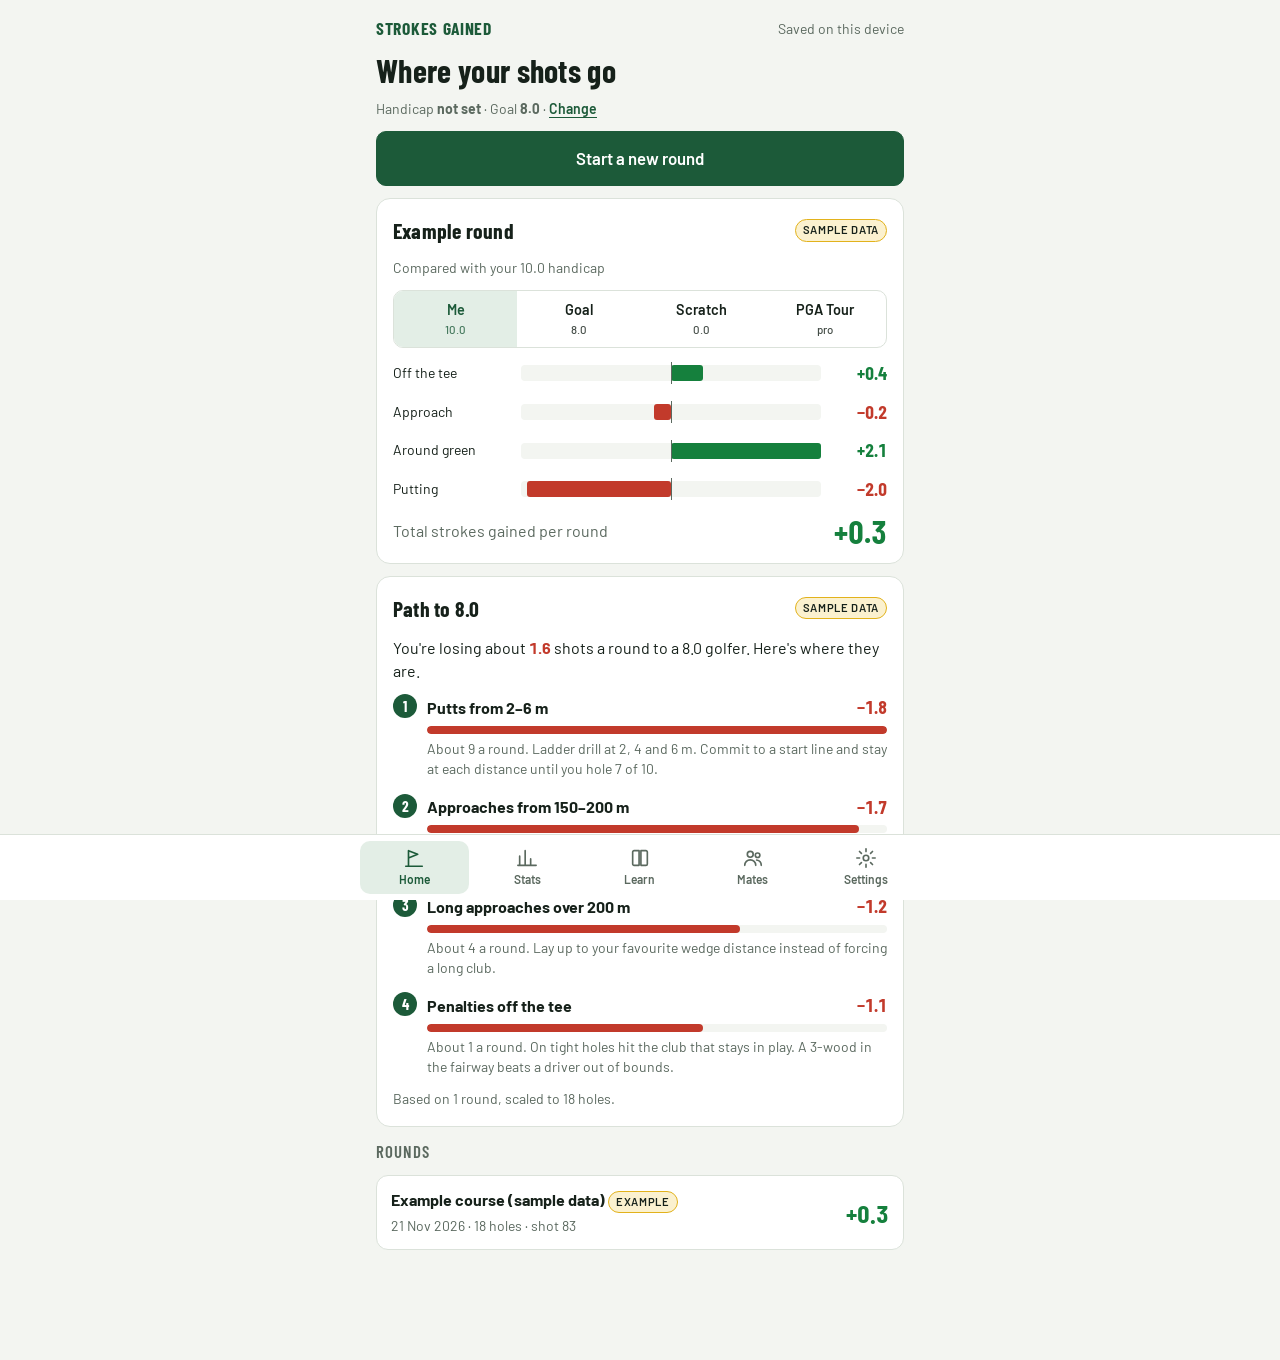
<file: reference/claude-artifact-version.html>
<!DOCTYPE html>
<html lang="en">
<head>
<meta charset="utf-8">
<meta name="viewport" content="width=device-width, initial-scale=1">
<title>Strokes Gained Golf</title>
<link rel="preconnect" href="https://fonts.googleapis.com">
<link rel="preconnect" href="https://fonts.gstatic.com" crossorigin>
<link href="https://fonts.googleapis.com/css2?family=Barlow+Condensed:wght@500;600;700&family=Barlow:wght@400;500;600&display=swap" rel="stylesheet">
<style>
/* Layout idea: a phone-first scorecard. One hole per screen, big tap targets, the strokes-gained strip always visible. */
:root{
  --bg:#f3f5f1; --surface:#ffffff; --ink:#16211a; --muted:#5b695f; --line:#dbe2da;
  --accent:#1c5a39; --accent-ink:#ffffff; --accent-soft:#e3eee6;
  --flag:#e2b21c; --flag-soft:#fbf1cf;
  --pos:#15803d; --neg:#c23a2b;
  --display:"Barlow Condensed","Arial Narrow",system-ui,sans-serif;
  --body:"Barlow",system-ui,-apple-system,"Segoe UI",sans-serif;
  color-scheme:light;
}
@media (prefers-color-scheme: dark){
  :root:not([data-theme="light"]){
    --bg:#0f1512; --surface:#18211c; --ink:#e5ece7; --muted:#93a39a; --line:#2b3730;
    --accent:#3f9a67; --accent-ink:#06120b; --accent-soft:#1f3328;
    --flag:#efc43c; --flag-soft:#3a3214; --pos:#4cc27a; --neg:#f06b5b; color-scheme:dark;
  }
}
:root[data-theme="dark"]{
  --bg:#0f1512; --surface:#18211c; --ink:#e5ece7; --muted:#93a39a; --line:#2b3730;
  --accent:#3f9a67; --accent-ink:#06120b; --accent-soft:#1f3328;
  --flag:#efc43c; --flag-soft:#3a3214; --pos:#4cc27a; --neg:#f06b5b; color-scheme:dark;
}
*{box-sizing:border-box}
html,body{margin:0;background:var(--bg);color:var(--ink);font-family:var(--body);font-size:16px;line-height:1.45}
button,input,textarea,select{font:inherit;color:inherit}
button{cursor:pointer}
:focus-visible{outline:3px solid var(--flag);outline-offset:2px}
.wrap{max-width:560px;margin:0 auto;padding:16px 16px 200px}
h1,h2,h3{font-family:var(--display);font-weight:700;letter-spacing:.01em;margin:0;text-wrap:balance}
h1{font-size:2rem;line-height:1.05}
h2{font-size:1.35rem}
h3{font-size:1.05rem;text-transform:uppercase;letter-spacing:.06em;color:var(--muted);font-weight:600}
.muted{color:var(--muted)}
.small{font-size:.875rem}
.num{font-variant-numeric:tabular-nums}
.row{display:flex;gap:8px;align-items:center;flex-wrap:wrap}
.between{justify-content:space-between}
.stack{display:flex;flex-direction:column;gap:12px}
.card{background:var(--surface);border:1px solid var(--line);border-radius:14px;padding:16px}
.btn{border:1px solid var(--line);background:var(--surface);border-radius:10px;padding:10px 16px;font-weight:600}
.btn.primary{background:var(--accent);color:var(--accent-ink);border-color:var(--accent)}
.btn.big{padding:14px 18px;font-size:1.05rem;width:100%}
.btn.ghost{background:transparent;border-color:transparent;color:var(--muted);padding:8px 10px}
.btn.danger{color:var(--neg)}
.btn:disabled{opacity:.5;cursor:default}
.chips{display:grid;grid-template-columns:repeat(auto-fill,minmax(64px,1fr));gap:6px}
.chips.wide{grid-template-columns:repeat(auto-fill,minmax(96px,1fr))}
.chip{border:1px solid var(--line);background:var(--surface);border-radius:10px;padding:11px 4px;font-weight:600;text-align:center;font-variant-numeric:tabular-nums;min-height:46px}
.chip.on{background:var(--accent);color:var(--accent-ink);border-color:var(--accent)}
.chip .sub{display:block;font-size:.72rem;font-weight:500;opacity:.8}
.seg{display:flex;border:1px solid var(--line);border-radius:10px;overflow:hidden;background:var(--surface)}
.seg button{flex:1;border:0;background:transparent;padding:9px 8px;font-weight:600;font-size:.9rem}
.seg button.on{background:var(--accent-soft);color:var(--accent)}
:root[data-theme="dark"] .seg button.on{color:var(--ink)}
.top{display:flex;justify-content:space-between;align-items:center;gap:8px;margin-bottom:12px}
.brand{font-family:var(--display);font-weight:700;font-size:1.1rem;letter-spacing:.04em;text-transform:uppercase;color:var(--accent)}
.sec{background:var(--surface);border:1px solid var(--line);border-radius:14px;padding:14px;display:flex;flex-direction:column;gap:10px}
.sec.unsure{border-color:var(--flag);box-shadow:0 0 0 2px var(--flag-soft)}
.sec .lab{display:flex;justify-content:space-between;align-items:baseline;gap:8px}
.flagnote{background:var(--flag-soft);border:1px solid var(--flag);border-radius:10px;padding:10px 12px;font-size:.9rem}
.err{color:var(--neg);font-weight:600;font-size:.92rem}
.holehead{display:flex;align-items:center;gap:14px}
.holenum{font-family:var(--display);font-size:3.2rem;font-weight:700;line-height:1;color:var(--accent);min-width:58px}
.dots{display:flex;gap:4px;flex-wrap:wrap}
.dot{width:22px;height:22px;border-radius:6px;border:1px solid var(--line);background:var(--surface);font-size:.7rem;font-weight:600;display:grid;place-items:center;padding:0}
.dot.done{background:var(--accent-soft);border-color:var(--accent)}
.dot.cur{background:var(--accent);color:var(--accent-ink);border-color:var(--accent)}
.dot.unsure{border-color:var(--flag);background:var(--flag-soft)}
input.field,select.field,textarea.field{width:100%;border:1px solid var(--line);border-radius:10px;padding:11px 12px;background:var(--surface)}
textarea.field{min-height:220px;resize:vertical;line-height:1.5}
.exact{display:flex;gap:8px;align-items:center}
.exact input{max-width:140px}
.stepper{display:flex;align-items:center;gap:10px}
.stepper button{width:44px;height:44px;border-radius:10px;border:1px solid var(--line);background:var(--surface);font-size:1.3rem;font-weight:700}
.stepper .v{font-family:var(--display);font-size:1.6rem;font-weight:700;min-width:28px;text-align:center}
.strip{position:fixed;left:0;right:0;bottom:0;background:var(--surface);border-top:1px solid var(--line);padding:10px 16px calc(10px + env(safe-area-inset-bottom,0px))}
.strip .in{max-width:560px;margin:0 auto;display:flex;flex-direction:column;gap:8px}
.sgcells{display:grid;grid-template-columns:repeat(5,1fr);gap:4px;text-align:center}
.sgcells div{font-size:.7rem;color:var(--muted);text-transform:uppercase;letter-spacing:.05em}
.sgcells b{display:block;font-family:var(--display);font-size:1.25rem;color:var(--ink);letter-spacing:0;font-variant-numeric:tabular-nums}
.pos{color:var(--pos)!important}.neg{color:var(--neg)!important}
.bars{display:flex;flex-direction:column;gap:12px}
.bar{display:grid;grid-template-columns:118px 1fr 56px;gap:10px;align-items:center}
.bar .track{position:relative;height:16px;background:var(--bg);border-radius:4px}
.bar .track::after{content:"";position:absolute;left:50%;top:-3px;bottom:-3px;width:1px;background:var(--muted)}
.bar .fill{position:absolute;top:0;bottom:0;border-radius:3px}
.bar .val{font-family:var(--display);font-weight:700;font-size:1.15rem;text-align:right;font-variant-numeric:tabular-nums}
.bigsg{font-family:var(--display);font-size:3.4rem;font-weight:700;line-height:1;font-variant-numeric:tabular-nums}
.tbl{overflow-x:auto}
table{border-collapse:collapse;width:100%;font-variant-numeric:tabular-nums;font-size:.9rem}
th,td{padding:7px 6px;text-align:right;border-bottom:1px solid var(--line);white-space:nowrap}
th{font-size:.72rem;text-transform:uppercase;letter-spacing:.05em;color:var(--muted);font-weight:600}
th:first-child,td:first-child{text-align:left}
tr.tot td{font-weight:700;border-top:2px solid var(--ink)}
.roundrow{display:flex;justify-content:space-between;align-items:center;gap:10px;width:100%;text-align:left;border:1px solid var(--line);background:var(--surface);border-radius:12px;padding:12px 14px}
.tag{display:inline-block;font-size:.7rem;font-weight:600;text-transform:uppercase;letter-spacing:.06em;padding:2px 7px;border-radius:999px;background:var(--flag-soft);border:1px solid var(--flag)}
.movers{margin:0;padding:0;list-style:none;counter-reset:m;display:flex;flex-direction:column;gap:14px}
.movers li{counter-increment:m;position:relative;padding-left:34px;display:flex;flex-direction:column;gap:5px}
.movers li::before{content:counter(m);position:absolute;left:0;top:0;width:24px;height:24px;border-radius:50%;background:var(--accent);color:var(--accent-ink);font-family:var(--display);font-weight:700;display:grid;place-items:center;font-size:.95rem}
.movers .val{font-family:var(--display);font-weight:700;font-size:1.15rem}
.mtrack{height:8px;background:var(--bg);border-radius:4px;overflow:hidden}
.mtrack div{height:100%;background:var(--neg);border-radius:4px}
.insight{border-left:4px solid var(--accent);padding:4px 0 4px 12px}
.insight.leak{border-left-color:var(--neg)}
.coursegrid{display:grid;grid-template-columns:40px 1fr 96px;gap:6px 8px;align-items:center}
.coursegrid .seg button{padding:8px 4px}
.mic{display:inline-flex;align-items:center;gap:8px}
.mic .dotrec{width:10px;height:10px;border-radius:50%;background:var(--muted)}
.mic.on .dotrec{background:var(--neg);animation:pulse 1s infinite}
@keyframes pulse{50%{opacity:.3}}
@media (prefers-reduced-motion: reduce){.mic.on .dotrec{animation:none}}
.spinner{display:inline-block;width:14px;height:14px;border:2px solid currentColor;border-right-color:transparent;border-radius:50%;animation:spin .8s linear infinite;vertical-align:-2px}
@keyframes spin{to{transform:rotate(360deg)}}
@media (max-width:400px){.bar{grid-template-columns:92px 1fr 50px}.holenum{font-size:2.6rem}}

.wrap{padding-bottom:110px}
body.holeview .wrap{padding-bottom:200px}
.tabs{position:fixed;left:0;right:0;bottom:0;background:var(--surface);border-top:1px solid var(--line);padding:6px 8px calc(6px + env(safe-area-inset-bottom,0px));z-index:5}
.tabs .in{max-width:560px;margin:0 auto;display:grid;grid-template-columns:repeat(5,1fr);gap:4px}
.tabs button{min-width:0;border:0;background:transparent;display:flex;flex-direction:column;align-items:center;gap:2px;padding:6px 4px;border-radius:10px;font-size:.75rem;font-weight:600;color:var(--muted)}
.tabs button svg{width:22px;height:22px;stroke:currentColor;fill:none;stroke-width:1.8;stroke-linecap:round;stroke-linejoin:round}
.tabs button.on{color:var(--accent);background:var(--accent-soft)}
:root[data-theme="dark"] .tabs button.on{color:var(--ink)}
.sec{scroll-margin-bottom:190px;scroll-margin-top:12px}
.tiles{display:grid;grid-template-columns:repeat(auto-fill,minmax(118px,1fr));gap:8px}
.tile{border:1px solid var(--line);border-radius:12px;padding:10px 12px;background:var(--surface)}
.tile b{display:block;font-family:var(--display);font-size:1.6rem;line-height:1.1;font-variant-numeric:tabular-nums}
.tile span{font-size:.78rem;color:var(--muted)}
.chart{width:100%;height:auto;display:block}
.chart text{font-family:var(--body);font-size:10px;fill:var(--muted)}
.sparks{display:grid;grid-template-columns:1fr 1fr;gap:10px}
.spark{border:1px solid var(--line);border-radius:12px;padding:10px}
.spark .row{justify-content:space-between}
.setrow{display:flex;justify-content:space-between;align-items:center;gap:12px;padding:10px 0;border-bottom:1px solid var(--line)}
.setrow:last-child{border-bottom:0}
.setrow .seg{width:auto;flex-shrink:0}
.setrow .seg button{padding:8px 12px}
.switch{width:52px;height:30px;border-radius:999px;border:1px solid var(--line);background:var(--bg);position:relative;flex-shrink:0;padding:0}
.switch::after{content:"";position:absolute;top:3px;left:3px;width:22px;height:22px;border-radius:50%;background:var(--muted);transition:left .15s}
.switch.on{background:var(--accent);border-color:var(--accent)}
.switch.on::after{left:25px;background:var(--accent-ink)}
@media (prefers-reduced-motion: reduce){.switch::after{transition:none}}
.crowns{display:grid;grid-template-columns:1fr 1fr;gap:8px}
.crown{border:1px solid var(--line);border-radius:12px;padding:10px 12px}
.crown .who{font-weight:600}
.btn.ready{box-shadow:0 0 0 3px var(--flag)}
.holeedit{display:flex;gap:8px;align-items:center;flex-wrap:wrap}
.holeedit input{max-width:110px}
.sharecard img{width:100%;border-radius:14px;border:1px solid var(--line);display:block}
.linkbtn{border:0;background:none;padding:0;color:var(--accent);font-weight:600;text-decoration:underline;text-underline-offset:3px}
:root[data-theme="dark"] .linkbtn{color:var(--ink)}
tr.me td{background:var(--accent-soft)}
</style>
</head>
<body>
<div class="wrap" id="app"></div>
<div class="strip" id="strip" hidden></div>
<nav class="tabs" id="tabs" aria-label="Sections" hidden></nav>
<script>
/*ENGINE-START*/
// Expected strokes to hole out. Tour values follow the published PGA Tour benchmarks
// (distances in yards, putts in feet). Amateur baselines add a handicap-scaled extra on top.
const T = {
  tee:[[100,2.92],[120,2.99],[140,2.97],[160,2.99],[180,3.05],[200,3.12],[220,3.17],[240,3.25],[260,3.45],[280,3.65],[300,3.71],[320,3.79],[340,3.86],[360,3.92],[380,3.96],[400,3.99],[420,4.02],[440,4.08],[460,4.17],[480,4.28],[500,4.41],[520,4.54],[540,4.65],[560,4.74],[580,4.79],[600,4.82],[650,4.95]],
  fairway:[[1,1.95],[5,2.10],[10,2.18],[20,2.40],[40,2.60],[60,2.70],[80,2.75],[100,2.80],[120,2.85],[140,2.91],[160,2.98],[180,3.08],[200,3.19],[220,3.32],[240,3.45],[260,3.58],[280,3.69],[300,3.78],[350,3.95],[400,4.05],[500,4.40]],
  rough:[[1,2.05],[5,2.20],[10,2.34],[20,2.59],[40,2.78],[60,2.91],[80,2.96],[100,3.02],[120,3.08],[140,3.15],[160,3.23],[180,3.31],[200,3.42],[220,3.53],[240,3.64],[260,3.74],[280,3.83],[300,3.90],[350,4.05],[400,4.15],[500,4.50]],
  sand:[[1,2.20],[5,2.35],[10,2.43],[20,2.53],[40,2.82],[60,3.15],[80,3.24],[100,3.23],[120,3.21],[140,3.22],[160,3.28],[180,3.40],[200,3.55],[220,3.70],[240,3.84],[260,3.93],[280,4.00],[300,4.04],[400,4.30],[500,4.60]],
  recovery:[[10,3.00],[50,3.60],[100,3.80],[120,3.78],[140,3.80],[160,3.81],[180,3.82],[200,3.87],[220,3.92],[240,3.97],[260,4.03],[280,4.10],[300,4.20],[400,4.40],[500,4.70]],
  green:[[0,1.00],[1,1.00],[2,1.01],[3,1.04],[4,1.13],[5,1.23],[6,1.34],[7,1.42],[8,1.50],[9,1.56],[10,1.61],[15,1.78],[20,1.87],[30,1.98],[40,2.06],[50,2.14],[60,2.21],[90,2.40],[120,2.60]]
};
function interp(tab,x){
  if(x<=tab[0][0]) return tab[0][1];
  for(let i=1;i<tab.length;i++){ if(x<=tab[i][0]){ const [x0,y0]=tab[i-1],[x1,y1]=tab[i]; return y0+(y1-y0)*(x-x0)/(x1-x0);} }
  const n=tab.length, [xa,ya]=tab[n-2],[xb,yb]=tab[n-1]; return yb+(yb-ya)*(x-xb)/(xb-xa);
}
function hcpScale(base){ return base==='tour'?0:(Number(base)+3)/13; }
function ext(yd){ return yd<=250 ? 0.20+0.0016*yd : 0.6+0.0008*(yd-250); }
const LIE_MULT={fairway:1,rough:1.2,sand:1.45,recovery:1.15};
// m = metres to the hole. par only matters for tee shots.
function E(lie,m,base,par){
  if(m==null||m==='') return NaN; m=Number(m); if(isNaN(m)) return NaN;
  const s=hcpScale(base);
  if(lie==='holed') return 0;
  if(lie==='green'){ const ft=m*3.281; return interp(T.green,ft)+s*0.22*Math.pow(Math.min(1,Math.max(0,ft-1)/39),0.6); }
  const yd=m*1.0936;
  if(lie==='tee'){ const extra=(par||4)>=4 ? 0.20+ext(Math.max(0,yd-230))*1.05 : ext(yd)*0.9; return interp(T.tee,yd)+s*extra; }
  return interp(T[lie]||T.fairway,yd)+s*ext(yd)*(LIE_MULT[lie]||1);
}
// Strokes gained for one hole from its checkpoints. Shots between checkpoints cancel out,
// so only the hand-over points between categories are needed.
function holeSG(h,base){
  const out={ott:0,app:0,atg:0,putt:0,total:0,nApp:0,ok:false,err:null};
  if(h.score==null||h.score===''){ out.err='Pick a score'; return out; }
  const score=Number(h.score), putts=Number(h.putts??0), par=Number(h.par);
  if(putts>0 && (h.fp==null||h.fp==='')){ out.err='Add your first putt distance'; return out; }
  const Eg = putts>0 ? E('green',h.fp,base) : 0;
  const E0 = E('tee',h.len,base,par);
  let ottShots=0, penTee=0, startApp=E0;
  if(par>=4){
    if(!h.teeLie){ out.err='Add where your tee shot finished'; return out; }
    ottShots = h.teePen==='retee'?2:1;
    penTee = (h.teePen==='drop'||h.teePen==='retee')?1:0;
    let Et;
    if(h.teeLie==='green') Et = Eg;
    else { if(h.teeDist==null||h.teeDist===''){ out.err='Add the distance left after your tee shot'; return out; } Et = E(h.teeLie,h.teeDist,base); }
    out.ott = E0-Et-ottShots-penTee; startApp = Et;
  }
  let Ea=null, nAtg=0;
  if(h.atg){
    if(!h.atgLie||h.atgDist==null||h.atgDist===''){ out.err='Add where your short-game shot was from'; return out; }
    Ea=E(h.atgLie,h.atgDist,base); nAtg=Number(h.atgShots||1);
  }
  const penOther=Number(h.penOther||0);
  const nApp = score-putts-nAtg-ottShots-penTee-penOther;
  out.nApp=nApp;
  if(nApp<0){ out.err="The shots don't add up to your score. Check score, putts and short-game shots."; return out; }
  const endApp = Ea!=null?Ea:Eg;
  if(nApp===0 && Math.abs(startApp-endApp)>0.02 && !(par>=4 && h.atg && h.teeLie===h.atgLie && Number(h.teeDist)===Number(h.atgDist))){
    out.err="That leaves no approach shot, but the ball moved. Check score, putts and short-game shots."; return out;
  }
  out.app = nApp>0 ? startApp-endApp-nApp-penOther : -penOther;
  if(Ea!=null) out.atg = Ea-Eg-nAtg;
  out.putt = putts>0 ? Eg-putts : 0;
  out.total = out.ott+out.app+out.atg+out.putt;
  out.ok=true; return out;
}
function roundSG(r,base){
  const t={ott:0,app:0,atg:0,putt:0,total:0,holes:0,score:0,par:0,complete:true};
  const per=r.holes.map(h=>holeSG(h,base));
  per.forEach((s,i)=>{ if(s.ok){ t.ott+=s.ott;t.app+=s.app;t.atg+=s.atg;t.putt+=s.putt;t.total+=s.total;t.holes++;t.score+=Number(r.holes[i].score);t.par+=Number(r.holes[i].par);} else t.complete=false; });
  return {t,per};
}
/*ENGINE-END*/

// ================= data & settings =================
const CATS=[['ott','Off the tee'],['app','Approach'],['atg','Around green'],['putt','Putting']];
const LIES_TEE=[['fairway','Fairway'],['rough','Rough'],['sand','Bunker'],['recovery','Trees'],['green','Green']];
const LIES_ATG=[['fairway','Fringe / fairway'],['rough','Rough'],['sand','Bunker']];
const CLUBS=[['driver','Driver'],['3wood','3 wood'],['hybrid','Hybrid'],['longiron','Long iron'],['iron','Mid iron']];
const PUTT_M=[0.5,1,1.5,2,2.5,3,4,5,6,8,10,12,15,20];
const PUTT_FT=[1,2,3,4,5,6,8,10,12,15,20,25,30,40,50,60];
const ATG_CH=[2,4,6,8,10,12,15,20,25,30];
const TYPICAL_LEN={3:150,4:360,5:470};
const PARS9=[4,4,3,5,4,4,3,4,5];
const FT=0.3048, YD=0.9144;

function ex(n,par,len,o){ return Object.assign({n,par,len,score:null,putts:null,fp:null,teeLie:null,teeDist:null,teePen:'none',teeClub:null,atg:false,atgLie:null,atgDist:null,atgShots:1,penOther:0,unsure:[]},o); }
const EXAMPLE_ROUND={ id:'example', example:true, date:'2026-11-21', course:'Example course (sample data)', holes:[
  ex(1,4,365,{score:4,putts:2,fp:8,teeLie:'fairway',teeDist:135}),
  ex(2,3,155,{score:4,putts:2,fp:3,atg:true,atgLie:'sand',atgDist:12}),
  ex(3,5,480,{score:6,putts:2,fp:2,teeLie:'rough',teeDist:230,atg:true,atgLie:'rough',atgDist:15}),
  ex(4,4,390,{score:5,putts:3,fp:12,teeLie:'fairway',teeDist:150}),
  ex(5,4,340,{score:5,putts:2,fp:4,teeLie:'sand',teeDist:120,atg:true,atgLie:'fairway',atgDist:20}),
  ex(6,3,170,{score:3,putts:2,fp:6}),
  ex(7,4,410,{score:6,putts:1,fp:1.5,teeLie:'rough',teeDist:170,teePen:'drop',atg:true,atgLie:'rough',atgDist:10}),
  ex(8,5,505,{score:5,putts:1,fp:1,teeLie:'fairway',teeDist:260,atg:true,atgLie:'fairway',atgDist:25}),
  ex(9,4,375,{score:4,putts:2,fp:5,teeLie:'fairway',teeDist:140}),
  ex(10,4,400,{score:5,putts:2,fp:2.5,teeLie:'rough',teeDist:165,atg:true,atgLie:'sand',atgDist:8}),
  ex(11,3,140,{score:3,putts:2,fp:9}),
  ex(12,5,495,{score:6,putts:3,fp:15,teeLie:'fairway',teeDist:245}),
  ex(13,4,355,{score:3,putts:1,fp:3,teeLie:'fairway',teeDist:125}),
  ex(14,4,420,{score:6,putts:2,fp:3,teeLie:'recovery',teeDist:190,atg:true,atgLie:'rough',atgDist:18}),
  ex(15,4,330,{score:4,putts:2,fp:7,teeLie:'fairway',teeDist:110}),
  ex(16,3,185,{score:4,putts:2,fp:2,atg:true,atgLie:'rough',atgDist:10}),
  ex(17,5,470,{score:5,putts:2,fp:10,teeLie:'fairway',teeDist:225}),
  ex(18,4,385,{score:5,putts:1,fp:1,teeLie:'rough',teeDist:160,atg:true,atgLie:'fairway',atgDist:15})
]};

function lsGet(k,d){ try{ const v=localStorage.getItem(k); return v==null?d:JSON.parse(v);}catch(e){return d;} }
function lsSet(k,v){ try{ localStorage.setItem(k,JSON.stringify(v)); }catch(e){} }

const S={
  view:'home', tab:'home',
  mode:lsGet('sg.mode','quick'), putUnit:lsGet('sg.putunit','m'), fullUnit:lsGet('sg.fullunit','m'),
  smart:lsGet('sg.smart',true), clubs:lsGet('sg.clubs',false),
  hcp:lsGet('sg.hcp',null), goal:lsGet('sg.goal',null),
  base:(b=>['me','goal','0','tour'].includes(b)?b:'me')(lsGet('sg.base','me')),
  rounds:lsGet('sg.rounds',[]), courses:lsGet('sg.courses',[]),
  round:lsGet('sg.draft',null), idx:0, openExact:{}, talk:lsGet('sg.talk',''), busy:false, talkErr:'',
  setup:null, confirmDel:false, viewing:null, saveMsg:'', editHole:false, scrollTo:null,
  statsCourse:null, mates:null, matesState:'idle', sharing:false, names:{}, shareImg:null, shareMsg:'',
  cad:{blob:null,url:null,dist:'',note:'',busy:false,res:null,err:''}
};
let db=null, uid=null, userCap=null, sample=null, dict=null, downloads=null, listening=false, partial='';

// ================= helpers =================
const esc=s=>String(s??'').replace(/[&<>"']/g,c=>({'&':'&amp;','<':'&lt;','>':'&gt;','"':'&quot;',"'":'&#39;'}[c]));
const f1=v=>(v>0.049?'+':v<-0.049?'−':'')+Math.abs(v).toFixed(1);
const f2=v=>(v>0.004?'+':v<-0.004?'−':'')+Math.abs(v).toFixed(2);
const cls=v=>v>0.05?'pos':v<-0.05?'neg':'';
const fmtDate=d=>{ try{ return new Date(d+'T12:00:00').toLocaleDateString('en-AU',{day:'numeric',month:'short',year:'numeric'});}catch(e){return d;} };
const shortDate=d=>{ try{ return new Date(d+'T12:00:00').toLocaleDateString('en-AU',{day:'numeric',month:'short'});}catch(e){return d;} };
const today=()=>{ const d=new Date(); return d.getFullYear()+'-'+String(d.getMonth()+1).padStart(2,'0')+'-'+String(d.getDate()).padStart(2,'0'); };
const hole=()=>S.round.holes[S.idx];
function saveDraft(){ lsSet('sg.draft',S.round); }
const realRounds=()=>S.rounds.filter(r=>!r.example);
function allRounds(){ const list=[...realRounds()]; list.sort((a,b)=>(b.date||'').localeCompare(a.date||'')||(b.id||'').localeCompare(a.id||'')); return list.length?list:[EXAMPLE_ROUND]; }
const chrono=rs=>[...rs].sort((a,b)=>(a.date||'').localeCompare(b.date||'')||(a.id||'').localeCompare(b.id||''));

// ----- units: everything is stored in metres; feet and yards are display and entry choices -----
const isYd=()=>S.fullUnit==='yd', isFt=()=>S.putUnit==='ft';
const fullU=()=>isYd()?'yd':'m', puttU=()=>isFt()?'ft':'m';
function toShow(field,m){ if(m==null||m==='') return m; m=Number(m); if(field==='fp') return isFt()?Math.round(m/FT*10)/10:m; return isYd()?Math.round(m/YD):Math.round(m*10)/10; }
function toStore(field,v){ if(v==null||v==='') return null; v=Number(v); if(isNaN(v)) return null; if(field==='fp') return isFt()?Math.round(v*FT*100)/100:v; if(['teeDist','atgDist','len'].includes(field)) return isYd()?Math.round(v*YD*10)/10:v; return v; }
const lenShow=m=>isYd()?Math.round(Number(m)/YD):Math.round(Number(m));

// ----- handicaps: "+2.1" is stored as -2.1 -----
function parseHcp(v){ if(v==null) return null; v=String(v).trim(); if(!v) return null; const plus=v.startsWith('+'); const n=parseFloat(v.replace('+','')); if(isNaN(n)) return null; const h=plus?-Math.abs(n):n; return Math.max(-10,Math.min(54,Math.round(h*10)/10)); }
const fmtHcp=h=>h==null||h===''?'':(Number(h)<0?'+'+Math.abs(h).toFixed(1):Number(h).toFixed(1));
function myHcp(r){ return r&&r.hcp!=null&&!r.example ? r.hcp : (S.hcp!=null?S.hcp:10); }
function goalHcp(){ return S.goal!=null?S.goal:Math.round((S.hcp!=null?S.hcp:10)-2); }
function resolveBase(b,r){ if(b==='me') return String(myHcp(r)); if(b==='goal') return String(goalHcp()); return b; }
function baseText(b,r){ if(b==='me') return `your ${fmtHcp(myHcp(r))} handicap`; if(b==='goal') return `your goal of ${fmtHcp(goalHcp())}`; if(b==='tour') return 'the PGA Tour'; return 'a scratch golfer'; }
function baseShort(b,r){ return b==='me'?'your '+fmtHcp(myHcp(r)):b==='goal'?'goal '+fmtHcp(goalHcp()):b==='tour'?'PGA Tour':'scratch'; }
const rsg=(r,b)=>roundSG(r,resolveBase(b,r));
const hsg=h=>holeSG(h,resolveBase(S.base,S.round));
// For trends a fixed benchmark is used, so a falling handicap does not hide improvement.
const fixedBase=()=>S.base==='me'?String(myHcp(null)):resolveBase(S.base,null);

// ================= analysis =================
function puttBucket(m){ const [a,b]=isFt()?[6*FT,20*FT]:[2,6]; return m<a?'short':m<=b?'mid':'long'; }
function appBucket(m){ const t=isYd()?[100*YD,150*YD,200*YD]:[100,150,200]; return m<t[0]?'app-100':m<=t[1]?'app-150':m<=t[2]?'app-200':'app-200p'; }
function moverInfo(k){
  const u=fullU(), f=isFt();
  return {
    'putt-short':[f?'Putts inside 6 ft':'Putts inside 2 m',`Gate drill: two tees just wider than the ball, 50 putts from ${f?'3–6 ft':'1–2 m'} before each round.`],
    'putt-mid':[f?'Putts from 6–20 ft':'Putts from 2–6 m',`Ladder drill at ${f?'6, 12 and 18 ft':'2, 4 and 6 m'}. Commit to a start line and stay at each distance until you hole 7 of 10.`],
    'putt-long':[f?'Lag putts over 20 ft':'Lag putts over 6 m',`Speed work: putt from ${f?'30, 45 and 60 ft':'10, 15 and 20 m'} and try to finish every ball within ${f?'3 ft':'a metre'} past the hole.`],
    'app-100':[`Approaches inside 100 ${u}`,'Build a wedge chart: three swing lengths with each wedge, ten balls each, and write down the carries.'],
    'app-150':[`Approaches from 100–150 ${u}`,`On the range, call a target at 110, 130 or 150 ${u} before each ball and score how many finish within 10 ${u}.`],
    'app-200':[`Approaches from 150–200 ${u}`,'Aim at the middle of the green, not the flag, and take enough club to get there.'],
    'app-200p':[`Long approaches over 200 ${u}`,'Lay up to your favourite wedge distance instead of forcing a long club.'],
    'atg-sand':['Bunker shots','Line drill: draw a line in the sand and practise hitting the sand on or just behind it, 20 in a row.'],
    'atg-rough':['Chips from the rough','Pick a landing spot and use more loft; the ball will come out with less spin and run.'],
    'atg-fw':['Chips from the fringe and fairway','Putt or bump-and-run whenever you can, landing the ball just onto the green.'],
    'ott-pen':['Penalties off the tee','On tight holes hit the club that stays in play. A 3-wood in the fairway beats a driver out of bounds.'],
    'ott-trouble':['Tee shots into bunkers and trees','Pick a target line that keeps your usual miss away from trouble.'],
    'ott-rough':['Missed fairways','Range game: alternate between two fairway targets 30 m apart and count how many you hit.'],
    'ott-fw':['Driving distance','You find fairways but lose ground on length. Regular speed training adds distance over time.']
  }[k];
}
function needleMovers(rounds){
  const acc={}; let holes=0, total=0;
  const add=(k,v)=>{ acc[k]=acc[k]||{v:0,n:0}; acc[k].v+=v; acc[k].n++; };
  rounds.forEach(r=>{ const b=resolveBase('goal',r);
    r.holes.forEach(h=>{ const s=holeSG(h,b); if(!s.ok) return; holes++; total+=s.total; const par=Number(h.par);
      if(par>=4) add(h.teePen&&h.teePen!=='none'?'ott-pen':(h.teeLie==='sand'||h.teeLie==='recovery')?'ott-trouble':h.teeLie==='rough'?'ott-rough':'ott-fw', s.ott);
      if(s.nApp>0||Number(h.penOther)>0) add(appBucket(par===3?Number(h.len):(h.teeLie==='green'?0:Number(h.teeDist))), s.app);
      if(h.atg) add(h.atgLie==='sand'?'atg-sand':h.atgLie==='rough'?'atg-rough':'atg-fw', s.atg);
      if(Number(h.putts)>0) add('putt-'+puttBucket(Number(h.fp)), s.putt);
    });
  });
  const k=holes?18/holes:0;
  const list=Object.entries(acc).map(([key,o])=>{ const [title,tip]=moverInfo(key); return {k:key,title,tip,v:o.v*k,n:o.n*k}; }).filter(x=>x.v<-0.15).sort((a,b)=>a.v-b.v);
  return {gap:total*k,list,rounds:rounds.length,holes};
}
function famStats(rounds){
  let fwO=0,fw=0,gO=0,g=0,scO=0,sc=0,udO=0,ud=0,putts=0,three=0,pens=0,holes=0,score=0,par=0;
  rounds.forEach(r=>r.holes.forEach(h=>{ if(h.score==null) return; const p=Number(h.par),s=Number(h.score),pu=Number(h.putts||0);
    holes++; score+=s; par+=p; putts+=pu;
    if(p>=4&&h.teeLie){ fwO++; if((h.teeLie==='fairway'||h.teeLie==='green')&&(h.teePen||'none')==='none') fw++; }
    const gir = pu>0 ? (s-pu)<=p-2 : s<=p-2; gO++; if(gir) g++; else { scO++; if(s<=p) sc++; }
    if(h.atg){ udO++; if(Number(h.atgShots||1)===1&&pu<=1) ud++; }
    if(pu>=3) three++; pens+=(h.teePen&&h.teePen!=='none'?1:0)+Number(h.penOther||0);
  }));
  const k=holes?18/holes:0, pct=(a,b)=>b?Math.round(a/b*100):null;
  return {holes,toPar:(score-par)*k,putts:putts*k,three:three*k,pens:pens*k,fw:pct(fw,fwO),fwN:[fw,fwO],gir:pct(g,gO),girN:[g,gO],scr:pct(sc,scO),ud:pct(ud,udO),udN:[ud,udO]};
}
function tilesHtml(st,oneRound){
  const pc=v=>v==null?'–':v+'%';
  const n=v=>v.toFixed(1);
  const t=[
    ['Fairways',pc(st.fw),oneRound?`${st.fwN[0]} of ${st.fwN[1]}`:'hit off the tee'],
    ['Greens in reg.',pc(st.gir),oneRound?`${st.girN[0]} of ${st.girN[1]}`:'on in par minus 2'],
    ['Scrambling',pc(st.scr),'par or better after missing'],
    ['Up and down',pc(st.ud),oneRound?`${st.udN[0]} of ${st.udN[1]}`:'chip or splash, then 1 putt'],
    ['Putts',n(st.putts),oneRound?'this round':'per 18 holes'],
    ['3-putts',n(st.three),oneRound?'this round':'per 18 holes'],
    ['Penalties',n(st.pens),oneRound?'this round':'per 18 holes']
  ];
  return `<div class="tiles">${t.map(([l,v,s])=>`<div class="tile"><span>${l}</span><b>${v}</b><span>${s}</span></div>`).join('')}</div>`;
}
function insights(r,base){
  const {t,per}=roundSG(r,base);
  const out=[];
  const order=CATS.map(([k,l])=>({k,l,v:t[k]})).sort((a,b)=>a.v-b.v);
  const worst=order[0], best=order[order.length-1];
  const putts={short:[0,0],mid:[0,0],long:[0,0]}, app={};
  let fw=0,tees=0,pens=0;
  r.holes.forEach((h,i)=>{ const s=per[i]; if(!s.ok) return;
    if(Number(h.putts)>0){ const b=puttBucket(Number(h.fp)); putts[b][0]+=s.putt; putts[b][1]++; }
    if(s.nApp>0){ const b=appBucket(Number(h.par)===3?Number(h.len):(h.teeLie==='green'?0:Number(h.teeDist))); app[b]=app[b]||[0,0]; app[b][0]+=s.app; app[b][1]++; }
    if(Number(h.par)>=4){ tees++; if(h.teeLie==='fairway'||h.teeLie==='green') fw++; if(h.teePen&&h.teePen!=='none') pens++; }
  });
  let detail='';
  if(worst.k==='putt'){ const w=Object.entries(putts).filter(([,v])=>v[1]).sort((a,b)=>a[1][0]-b[1][0])[0]; if(w){ const [title,tip]=moverInfo('putt-'+w[0]); detail=`Most of it came from ${title.toLowerCase()} (${f1(w[1][0])} over ${w[1][1]} hole${w[1][1]>1?'s':''}). ${tip}`; } }
  else if(worst.k==='app'){ const w=Object.entries(app).sort((a,b)=>a[1][0]-b[1][0])[0]; if(w){ const [title,tip]=moverInfo(w[0]); detail=`The biggest loss was ${title.toLowerCase()} (${f1(w[1][0])} over ${w[1][1]} shot${w[1][1]>1?'s':''}). ${tip}`; } }
  else if(worst.k==='ott'){ detail=`You found ${fw} of ${tees} fairways${pens?` and took ${pens} penalt${pens>1?'ies':'y'} off the tee`:''}. ${pens?'Penalties are the most expensive mistake in golf, so a safer club on tight holes pays off.':'Keeping it in play matters more than extra distance.'}`; }
  else if(worst.k==='atg'){ detail='Chips and bunker shots are leaving you long putts. Practise landing the ball on a spot and letting it release.'; }
  if(worst.v<-0.2) out.push({leak:true,title:`Biggest leak: ${worst.l.toLowerCase()} (${f1(worst.v)})`,body:detail});
  if(best.v>0.2) out.push({leak:false,title:`Strength: ${best.l.toLowerCase()} (${f1(best.v)})`,body:'Keep doing what you are doing here.'});
  if(!out.length) out.push({leak:false,title:'Right on the level you are comparing against',body:'Try a lower handicap to see where the next shots will come from.'});
  return out;
}
function holeHistory(rounds,course,base){
  const rs=rounds.filter(r=>r.course===course), m={};
  rs.forEach(r=>r.holes.forEach(h=>{ const s=holeSG(h,base); if(!s.ok) return;
    const o=m[h.n]||(m[h.n]={n:h.n,par:h.par,plays:0,score:0,ott:0,app:0,atg:0,putt:0,total:0});
    o.plays++; o.score+=Number(h.score); CATS.forEach(([k])=>o[k]+=s[k]); o.total+=s.total; }));
  return {rounds:rs.length,holes:Object.values(m).sort((a,b)=>a.n-b.n).map(o=>{ const p=o.plays; const r={...o}; ['score','ott','app','atg','putt','total'].forEach(k=>r[k]=o[k]/p); return r; })};
}
function clubStats(rounds,base){
  const m={};
  rounds.forEach(r=>r.holes.forEach(h=>{ if(!h.teeClub||Number(h.par)<4) return; const s=holeSG(h,base); if(!s.ok) return;
    const o=m[h.teeClub]||(m[h.teeClub]={n:0,fw:0,sg:0,pen:0,dist:0}); o.n++; o.sg+=s.ott; o.dist+=Number(h.len)-(h.teeLie==='green'?0:Number(h.teeDist||0));
    if((h.teeLie==='fairway'||h.teeLie==='green')&&(h.teePen||'none')==='none') o.fw++; if(h.teePen&&h.teePen!=='none') o.pen++; }));
  return m;
}

// ================= charts =================
function lineChart(vals,labels,opts={}){
  const W=320,H=opts.h||150,L=32,R=8,T=10,B=22, n=vals.length;
  const lo=Math.min(0,...vals,...(opts.extra||[])), hi=Math.max(0,...vals,...(opts.extra||[]));
  const pad=(hi-lo)*0.12||1, y0=lo-pad, y1=hi+pad;
  const X=i=>L+(n<=1?(W-L-R)/2:i*(W-L-R)/(n-1)), Y=v=>opts.invert? T+(v-y0)/(y1-y0)*(H-T-B) : T+(y1-v)/(y1-y0)*(H-T-B);
  const step=niceStep((y1-y0)/4); let ticks=''; for(let v=Math.ceil(y0/step)*step; v<=y1; v+=step){ ticks+=`<line x1="${L}" x2="${W-R}" y1="${Y(v)}" y2="${Y(v)}" style="stroke:var(--line)"/><text x="${L-5}" y="${Y(v)+3}" text-anchor="end">${opts.fmt?opts.fmt(v):(Math.abs(v)<1e-9?'0':(v>0&&!opts.plain?'+':'')+(+v.toFixed(1)))}</text>`; }
  const zero=opts.plain?'':`<line x1="${L}" x2="${W-R}" y1="${Y(0)}" y2="${Y(0)}" style="stroke:var(--muted);stroke-width:1"/>`;
  const path=vals.map((v,i)=>`${i?'L':'M'}${X(i).toFixed(1)},${Y(v).toFixed(1)}`).join('');
  let avg='';
  if(opts.rolling&&n>=3){ const rv=vals.map((_,i)=>{ const s=vals.slice(Math.max(0,i-2),i+1); return s.reduce((a,b)=>a+b,0)/s.length; }); avg=`<path d="${rv.map((v,i)=>`${i?'L':'M'}${X(i).toFixed(1)},${Y(v).toFixed(1)}`).join('')}" style="fill:none;stroke:var(--accent);stroke-width:3;stroke-linejoin:round;stroke-linecap:round"/>`; }
  const dots=vals.map((v,i)=>`<circle cx="${X(i)}" cy="${Y(v)}" r="${i===n-1?4.5:3}" style="fill:${opts.plain?'var(--accent)':v>=0?'var(--pos)':'var(--neg)'}"/>`).join('');
  const xl=n?`<text x="${X(0)}" y="${H-6}" text-anchor="${n>1?'start':'middle'}">${esc(labels[0])}</text>${n>1?`<text x="${X(n-1)}" y="${H-6}" text-anchor="end">${esc(labels[n-1])}</text>`:''}`:'';
  return `<svg class="chart" viewBox="0 0 ${W} ${H}" role="img" aria-label="${esc(opts.aria||'chart')}">${ticks}${zero}<path d="${path}" style="fill:none;stroke:var(--muted);stroke-width:1.2;opacity:.6"/>${avg}${dots}${xl}</svg>`;
}
function niceStep(x){ const p=Math.pow(10,Math.floor(Math.log10(x||1))); const f=x/p; return (f<=1?1:f<=2?2:f<=5?5:10)*p; }
function spark(vals){
  const W=140,H=40,n=vals.length; const m=Math.max(0.5,...vals.map(Math.abs));
  const X=i=>4+(n<=1?(W-8)/2:i*(W-8)/(n-1)), Y=v=>H/2-v/m*(H/2-4);
  const d=vals.map((v,i)=>`${i?'L':'M'}${X(i).toFixed(1)},${Y(v).toFixed(1)}`).join('');
  const last=vals[n-1];
  return `<svg class="chart" viewBox="0 0 ${W} ${H}" aria-hidden="true"><line x1="0" x2="${W}" y1="${H/2}" y2="${H/2}" style="stroke:var(--line)"/><path d="${d}" style="fill:none;stroke:var(--accent);stroke-width:2;stroke-linejoin:round"/><circle cx="${X(n-1)}" cy="${Y(last)}" r="3.5" style="fill:${last>=0?'var(--pos)':'var(--neg)'}"/></svg>`;
}

// ================= render =================
const ICONS={
  learn:'<path d="M4 5.5A1.5 1.5 0 015.5 4H11v16H5.5A1.5 1.5 0 014 18.5z"/><path d="M20 5.5A1.5 1.5 0 0018.5 4H13v16h5.5a1.5 1.5 0 001.5-1.5z"/>',
  home:'<path d="M6 21V4l10 4-10 4"/><path d="M3 21h18"/>',
  stats:'<path d="M4 20V10M10 20V4M16 20v-7M22 20H2"/>',
  mates:'<circle cx="9" cy="8" r="3.2"/><path d="M3 20c0-3.3 2.7-6 6-6s6 2.7 6 6"/><circle cx="17" cy="9" r="2.5"/><path d="M16 14.2c2.9.4 5 2.8 5 5.8"/>',
  settings:'<circle cx="12" cy="12" r="3"/><path d="M12 2v3M12 19v3M4.9 4.9l2.1 2.1M17 17l2.1 2.1M2 12h3M19 12h3M4.9 19.1L7 17M17 7l2.1-2.1"/>'
};
function render(){
  const app=document.getElementById('app'), strip=document.getElementById('strip'), tabs=document.getElementById('tabs');
  const tabViews=['home','stats','learn','mates','settings'];
  strip.hidden=S.view!=='hole'; tabs.hidden=!tabViews.includes(S.view);
  document.body.classList.toggle('holeview',S.view==='hole');
  const v={home:vHome,stats:vStats,mates:vMates,settings:vSettings,learn:vLearn,setup:vSetup,hole:vHole,talk:vTalk,results:vResults,share:vShare}[S.view];
  app.innerHTML=v();
  if(S.view==='hole') strip.innerHTML=vStrip();
  if(!tabs.hidden) tabs.innerHTML=`<div class="in">${tabViews.map(t=>`<button class="${S.view===t?'on':''}" data-act="tab" data-val="${t}" aria-label="${t}"><svg viewBox="0 0 24 24" aria-hidden="true">${ICONS[t]}</svg>${t[0].toUpperCase()+t.slice(1)}</button>`).join('')}</div>`;
  if(S.scrollTo){ const el=document.getElementById(S.scrollTo); S.scrollTo=null; if(el){ const rm=matchMedia('(prefers-reduced-motion: reduce)').matches; el.scrollIntoView({block:'nearest',behavior:rm?'auto':'smooth'}); } }
}
function baseChips(r){
  const opts=[['me','Me',fmtHcp(myHcp(r))],['goal','Goal',fmtHcp(goalHcp())],['0','Scratch','0.0'],['tour','PGA Tour','pro']];
  return `<div class="seg" role="group" aria-label="Compare against">${opts.map(([k,l,sub])=>`<button class="${S.base===k?'on':''}" data-act="base" data-val="${k}">${l}<span style="display:block;font-size:.72rem;font-weight:500;opacity:.8">${sub}</span></button>`).join('')}</div>`;
}
function bars(v){
  const max=Math.max(2,...CATS.map(([k])=>Math.abs(v[k])));
  return `<div class="bars">${CATS.map(([k,l])=>{ const w=Math.min(50,Math.abs(v[k])/max*50); const pos=v[k]>=0;
    return `<div class="bar"><span class="small">${l}</span><div class="track"><div class="fill" style="${pos?'left:50%':'right:50%'};width:${w}%;background:var(--${pos?'pos':'neg'})"></div></div><span class="val ${cls(v[k])}">${f1(v[k])}</span></div>`; }).join('')}</div>`;
}
const sampleTag=on=>on?'<span class="tag">Sample data</span>':'';

// ----- home -----
function vHome(){
  const real=realRounds(), showing=real.length?real:[EXAMPLE_ROUND];
  const avg={ott:0,app:0,atg:0,putt:0,total:0};
  showing.forEach(r=>{ const {t}=rsg(r,S.base); CATS.forEach(([k])=>avg[k]+=t[k]); avg.total+=t.total; });
  Object.keys(avg).forEach(k=>avg[k]/=showing.length);
  const draft=S.round&&!S.round.saved;
  return `
  <div class="top"><span class="brand">Strokes Gained</span><span class="muted small">${db?'Synced to your account':'Saved on this device'}</span></div>
  <div class="stack">
    <h1>Where your shots go</h1>
    <div class="small muted">Handicap <b class="num">${S.hcp!=null?esc(fmtHcp(S.hcp)):'not set'}</b> · Goal <b class="num">${esc(fmtHcp(goalHcp()))}</b> · <button class="linkbtn" data-act="tab" data-val="settings">Change</button></div>
    ${draft?`<button class="btn big primary" data-act="resume">Resume round · ${esc(S.round.course)} · hole ${S.idx+1}</button>`:''}
    <button class="btn big ${draft?'':'primary'}" data-act="newround">Start a new round</button>
    <div class="card stack">
      <div class="row between"><h2>${real.length?`Average of ${real.length} round${real.length>1?'s':''}`:'Example round'}</h2>${sampleTag(!real.length)}</div>
      <div class="small muted">Compared with ${esc(baseText(S.base,real.length?null:EXAMPLE_ROUND))}${S.base==='me'&&real.length?' (each round uses the handicap you had that day)':''}</div>
      ${baseChips(null)}
      ${bars(avg)}
      <div class="row between"><span class="muted">Total strokes gained per round</span><b class="bigsg ${cls(avg.total)}" style="font-size:2rem">${f1(avg.total)}</b></div>
    </div>
    ${vPath(showing,!real.length)}
    <h3>Rounds</h3>
    <div class="stack">${allRounds().map(r=>{ const {t}=rsg(r,S.base); return `<button class="roundrow" data-act="open" data-id="${esc(r.id)}"><span><b>${esc(r.course)}</b>${r.example?' <span class="tag">Example</span>':''}<br><span class="small muted">${fmtDate(r.date)} · ${r.holes.length} holes · shot ${t.score}</span></span><span class="bigsg ${cls(t.total)}" style="font-size:1.6rem">${f1(t.total)}</span></button>`; }).join('')}</div>
  </div>`;
}
function vPath(rounds,isExample){
  const p=needleMovers(rounds), g=fmtHcp(goalHcp());
  const top=p.list.slice(0,4), max=Math.max(0.5,...top.map(x=>-x.v));
  const head = p.gap<-0.1 ? `You're losing about <b class="num neg">${Math.abs(p.gap).toFixed(1)}</b> shots a round to a ${esc(g)} golfer. Here's where they are.`
    : `You're already playing to ${esc(g)} or better across these rounds. Set a lower goal in Settings to find your next shots.`;
  return `<div class="card stack">
    <div class="row between"><h2>Path to ${esc(g)}</h2>${sampleTag(isExample)}</div>
    <p style="margin:0">${head}</p>
    ${top.length?`<ol class="movers">${top.map(x=>`<li>
      <div class="row between" style="flex-wrap:nowrap"><b>${esc(x.title)}</b><span class="val num neg">${f1(x.v)}</span></div>
      <div class="mtrack"><div style="width:${Math.round(-x.v/max*100)}%"></div></div>
      <span class="small muted">About ${x.n<1?'1 every '+Math.max(2,Math.round(1/x.n))+' rounds':Math.round(x.n)+' a round'}. ${esc(x.tip)}</span>
    </li>`).join('')}</ol>`:''}
    <span class="small muted">Based on ${p.rounds} round${p.rounds===1?'':'s'}, scaled to 18 holes.${p.rounds<5&&!isExample?' The picture sharpens after about 5 rounds.':''}</span>
  </div>`;
}

// ----- stats -----
function vStats(){
  const real=realRounds(), rs=real.length?chrono(real):[EXAMPLE_ROUND], ex=!real.length;
  const base=fixedBase();
  const sg=rs.map(r=>roundSG(r,base).t);
  const per18=(t,k)=>t.holes?t[k]*18/t.holes:0;
  const labels=rs.map(r=>shortDate(r.date));
  const hc=rs.filter(r=>r.hcp!=null);
  const courses=[...new Set(rs.map(r=>r.course))];
  const course=courses.includes(S.statsCourse)?S.statsCourse:courses[0];
  const hh=holeHistory(rs,course,base);
  const costly=[...hh.holes].sort((a,b)=>a.total-b.total).slice(0,3).filter(h=>h.total<-0.15);
  const catName={ott:'tee shots',app:'approaches',atg:'chips and bunker shots',putt:'putting'};
  const cs=clubStats(rs,base), clubKeys=CLUBS.filter(([k])=>cs[k]);
  return `
  <div class="top"><span class="brand">Stats</span>${sampleTag(ex)}</div>
  <div class="stack">
    <div class="card stack">
      <h2>Progress</h2>
      <span class="small muted">Strokes gained per 18 holes vs ${esc(S.base==='me'?`your current ${fmtHcp(myHcp(null))} handicap`:baseText(S.base,null))}. The green line is your 3-round average.</span>
      ${baseChips(null)}
      ${rs.length>=2?lineChart(sg.map(t=>per18(t,'total')),labels,{rolling:true,aria:'Total strokes gained by round'}):`<div class="flagnote">Your progress chart appears once you've saved 2 rounds.</div>`}
      ${rs.length>=2?`<div class="sparks">${CATS.map(([k,l])=>{ const vals=sg.map(t=>per18(t,k)); const last3=vals.slice(-3).reduce((a,b)=>a+b,0)/Math.min(3,vals.length); return `<div class="spark"><div class="row"><span class="small">${l}</span><b class="num ${cls(last3)}">${f1(last3)}</b></div>${spark(vals)}<span class="small muted">last 3 avg</span></div>`; }).join('')}</div>`:''}
      ${hc.length>=2?`<h3 style="margin-top:6px">Handicap</h3>${lineChart(hc.map(r=>r.hcp),hc.map(r=>shortDate(r.date)),{plain:true,invert:true,h:120,fmt:v=>fmtHcp(v),aria:'Handicap by round'})}<span class="small muted">Lower is better, so the line climbs as you improve.</span>`:''}
    </div>
    <div class="card stack">
      <h2>The usual stats</h2>
      <span class="small muted">${real.length?`Across ${rs.length} round${rs.length>1?'s':''}`:'From the example round'}</span>
      ${tilesHtml(famStats(rs),false)}
    </div>
    <div class="card stack">
      <h2>Hole by hole</h2>
      ${courses.length>1?`<div class="chips wide">${courses.map(c=>`<button class="chip ${c===course?'on':''}" data-act="statscourse" data-val="${esc(c)}">${esc(c)}</button>`).join('')}</div>`:`<span class="small muted">${esc(course)} · ${hh.rounds} round${hh.rounds>1?'s':''}</span>`}
      ${costly.length?costly.map(h=>{ const w=CATS.map(([k])=>[k,h[k]]).sort((a,b)=>a[1]-b[1])[0]; return `<div class="insight leak"><b>The ${ordinal(h.n)} costs you ${Math.abs(h.total).toFixed(1)} a round</b><div class="muted">Mostly ${catName[w[0]]} (${f1(w[1])}). Averaging ${h.score.toFixed(1)} on a par ${h.par}.</div></div>`; }).join(''):`<span class="muted">No hole stands out as costly yet.</span>`}
      <div class="tbl"><table><thead><tr><th>Hole</th><th>Par</th><th>Avg</th><th>Tee</th><th>Appr</th><th>Short</th><th>Putt</th><th>Total</th></tr></thead><tbody>
      ${hh.holes.map(h=>`<tr><td>${h.n}</td><td>${h.par}</td><td>${h.score.toFixed(1)}</td>${Number(h.par)>=4?`<td class="${cls(h.ott)}">${f1(h.ott)}</td>`:'<td class="muted">·</td>'}<td class="${cls(h.app)}">${f1(h.app)}</td><td class="${cls(h.atg)}">${f1(h.atg)}</td><td class="${cls(h.putt)}">${f1(h.putt)}</td><td class="${cls(h.total)}"><b>${f1(h.total)}</b></td></tr>`).join('')}
      </tbody></table></div>
    </div>
    ${clubKeys.length?`<div class="card stack"><h2>Off the tee by club</h2><div class="tbl"><table><thead><tr><th>Club</th><th>Shots</th><th>Fairway</th><th>Avg length</th><th>Penalties</th><th>SG / shot</th></tr></thead><tbody>
      ${clubKeys.map(([k,l])=>{ const o=cs[k]; const sgs=o.sg/o.n; return `<tr><td>${l}</td><td>${o.n}</td><td>${Math.round(o.fw/o.n*100)}%</td><td>${lenShow(o.dist/o.n)} ${fullU()}</td><td>${o.pen}</td><td class="${cls(sgs)}">${f2(sgs)}</td></tr>`; }).join('')}
      </tbody></table></div><span class="small muted">Average length is worked out from the hole length minus the distance left.</span></div>`:(S.clubs?`<div class="card small muted">Club stats appear here once you've logged tee clubs.</div>`:'')}
  </div>`;
}
const ordinal=n=>n+(n%100>=11&&n%100<=13?'th':({1:'st',2:'nd',3:'rd'}[n%10]||'th'));

// ----- mates -----
function playerDoc(){
  const rs=chrono(realRounds()).slice(-30);
  const pick=t=>({ott:+t.ott.toFixed(2),app:+t.app.toFixed(2),atg:+t.atg.toFixed(2),putt:+t.putt.toFixed(2),total:+t.total.toFixed(2)});
  return {hcp:S.hcp, updated:Date.now(), rounds:rs.map(r=>{ const a=roundSG(r,'0').t, b=roundSG(r,String(myHcp(r))).t; return {id:r.id,date:r.date,course:String(r.course).slice(0,80),score:a.score,par:a.par,holes:a.holes,hcp:r.hcp??null,s0:pick(a),sm:pick(b)}; })};
}
let publishing=false, publishAgain=false;
async function publishMe(){
  if(!db||!uid||!S.sharing) return;
  if(publishing){ publishAgain=true; return; }
  publishing=true;
  try{ await db.doc('players/'+uid).set(playerDoc()); }catch(e){}
  publishing=false; if(publishAgain){ publishAgain=false; publishMe(); }
}
function mateRows(){
  return (S.mates||[]).map(p=>{ const rs=(Array.isArray(p.rounds)?p.rounds:[]).slice(-10).filter(r=>r&&r.s0&&Number(r.holes)>0);
    const k=r=>18/Number(r.holes);
    const avg=key=>rs.length?rs.reduce((a,r)=>a+Number(r.s0[key]||0)*k(r),0)/rs.length:null;
    return {id:p._id, me:p._id===uid, hcp:p.hcp, n:(p.rounds||[]).length, rs, all:Array.isArray(p.rounds)?p.rounds:[], total:avg('total'), ott:avg('ott'), app:avg('app'), atg:avg('atg'), putt:avg('putt')}; }).filter(x=>x.rs.length);
}
const nameOf=id=>id===uid?'You':(S.names[id]||'A mate');
function vMates(){
  if(!db) return `<div class="top"><span class="brand">Mates</span></div><div class="card stack"><h2>Compare with your mates</h2><p class="muted" style="margin:0">Mates needs you signed in, with the app open in Claude. Your rounds still save on this device.</p></div>`;
  const rows=mateRows().sort((a,b)=>b.total-a.total);
  const crowns=CATS.map(([k,l])=>{ const best=[...rows].sort((a,b)=>b[k]-a[k])[0]; return best?{l:{ott:'Best driver',app:'Best iron player',atg:'Best short game',putt:'Best putter'}[k],who:nameOf(best.id),v:best[k]}:null; }).filter(Boolean);
  const weekAgo=new Date(Date.now()-7*864e5).toISOString().slice(0,10);
  let rotw=null; (S.mates||[]).forEach(p=>(Array.isArray(p.rounds)?p.rounds:[]).forEach(r=>{ if(r&&r.sm&&String(r.date)>=weekAgo&&Number(r.holes)>0){ const v=Number(r.sm.total)*18/Number(r.holes); if(!rotw||v>rotw.v) rotw={id:p._id,v,r}; } }));
  return `
  <div class="top"><span class="brand">Mates</span><span class="small muted">${S.matesState==='loading'?'<span class="spinner"></span> Loading':S.matesState==='slow'?'Can\'t reach the group yet':''}</span></div>
  <div class="stack">
    <div class="card"><div class="setrow"><div><b>Share my stats with the group</b><div class="small muted">Everyone who can open this app sees your rounds' strokes gained, not your hole-by-hole detail.</div></div><button class="switch ${S.sharing?'on':''}" data-act="sharing" aria-label="Share my stats" aria-pressed="${S.sharing}"></button></div></div>
    ${rotw?`<div class="card stack"><h3>Round of the week</h3><div class="row between"><div><b>${esc(nameOf(rotw.id))}</b><div class="small muted">${esc(rotw.r.course)} · ${esc(shortDate(rotw.r.date))} · shot ${Number(rotw.r.score)}</div></div><b class="bigsg ${cls(rotw.v)}" style="font-size:2rem">${f1(rotw.v)}</b></div><span class="small muted">Most strokes gained against their own handicap in the last 7 days, so it's a fair fight.</span></div>`:''}
    ${rows.length?`<div class="card stack"><h2>Leaderboard</h2><span class="small muted">Average strokes gained per 18 vs a scratch golfer, last 10 rounds each.</span>
      <div class="tbl"><table><thead><tr><th>Player</th><th>Hcp</th><th>Rounds</th><th>Tee</th><th>Appr</th><th>Short</th><th>Putt</th><th>Total</th></tr></thead><tbody>
      ${rows.map(r=>`<tr class="${r.me?'me':''}"><td>${esc(nameOf(r.id))}</td><td>${esc(fmtHcp(r.hcp))||'–'}</td><td>${r.n}</td>${['ott','app','atg','putt'].map(k=>`<td class="${cls(r[k])}">${f1(r[k])}</td>`).join('')}<td class="${cls(r.total)}"><b>${f1(r.total)}</b></td></tr>`).join('')}
      </tbody></table></div></div>
      <div class="crowns">${crowns.map(c=>`<div class="crown"><span class="small muted">${c.l}</span><div class="who">${esc(c.who)}</div><span class="small num ${cls(c.v)}">${f1(c.v)} per round</span></div>`).join('')}</div>`
    :`<div class="card stack"><h2>No one's sharing yet</h2><p class="muted" style="margin:0">Turn on sharing above once you've saved a round. Your mates do the same and the leaderboard fills in.</p></div>`}
    <div class="card small muted">To bring mates in, share this app from the Share menu. Invite anyone outside your organisation as an Editor, otherwise they can look but can't save rounds.</div>
  </div>`;
}

// ----- settings -----
function seg(act,cur,opts){ return `<div class="seg">${opts.map(([k,l])=>`<button class="${cur===k?'on':''}" data-act="${act}" data-val="${k}">${l}</button>`).join('')}</div>`; }
function vSettings(){
  return `
  <div class="top"><span class="brand">Settings</span></div>
  <div class="stack">
    <div class="card stack">
      <h3>Your game</h3>
      <div class="row" style="flex-wrap:nowrap">
        <div style="flex:1"><label class="small muted" for="myhcp">Handicap</label><input id="myhcp" class="field num" inputmode="decimal" data-hcp="hcp" value="${esc(fmtHcp(S.hcp))}" placeholder="e.g. 8.3 or +1.2"></div>
        <div style="flex:1"><label class="small muted" for="goalhcp">Goal handicap</label><input id="goalhcp" class="field num" inputmode="decimal" data-hcp="goal" value="${esc(fmtHcp(S.goal))}" placeholder="${esc(fmtHcp(goalHcp()))}"></div>
      </div>
      <span class="small muted">Every tenth counts. Each round remembers the handicap you had that day, so old rounds stay fair as you improve.</span>
    </div>
    <div class="card">
      <h3>Units</h3>
      <div class="setrow"><span>Tee and approach distances</span>${seg('fullunit',S.fullUnit,[['m','Metres'],['yd','Yards']])}</div>
      <div class="setrow"><span>Putt lengths</span>${seg('putunit',S.putUnit,[['m','Metres'],['ft','Feet']])}</div>
    </div>
    <div class="card">
      <h3>Entering a round</h3>
      <div class="setrow"><div>Distances<div class="small muted">Ranges are quicker. You can still type an exact number on any distance.</div></div>${seg('mode',S.mode,[['quick','Ranges'],['exact','Exact']])}</div>
      <div class="setrow"><div>Smart entry<div class="small muted">Assumes 2 putts once you pick a score and scrolls you to the next question.</div></div><button class="switch ${S.smart?'on':''}" data-act="toggle" data-val="smart" aria-label="Smart entry" aria-pressed="${S.smart}"></button></div>
      <div class="setrow"><div>Track tee club<div class="small muted">Adds a club pick to each tee shot and a by-club table in Stats.</div></div><button class="switch ${S.clubs?'on':''}" data-act="toggle" data-val="clubs" aria-label="Track tee club" aria-pressed="${S.clubs}"></button></div>
    </div>
    <p class="small muted">Tour figures follow published PGA Tour benchmarks. Handicap baselines slide smoothly from any handicap; for now they are an early estimate and will be replaced with researched amateur data.</p>
  </div>`;
}


// ----- learn: lessons and the photo caddie -----
const LESSONS=[{title:'Where should you miss?',sub:'Smart misses · Lesson 1 · 35 s',url:'https://claude.ai/artifact/YMVSvQpgDAYigq4TFHDe8W',body:'A par 4 with trees left and water right. See what each miss costs, and what it adds up to over a season.'}];
let imgCaps=null;
function vLearn(){
  const c=S.cad, r=c.res;
  return `
  <div class="top"><span class="brand">Learn</span></div>
  <div class="stack">
    <div class="card stack">
      <h2>Where should I miss?</h2>
      <p class="muted" style="margin:0">Take a photo of the shot in front of you. Claude looks at the hazards and tells you where to aim and which side is the safe miss.</p>
      ${!sample?`<div class="flagnote">This needs Claude, which this view can't reach. Open the app in Claude to use it.</div>`:!imgCaps?`<div class="flagnote">Photos can't be sent from this view. Open the app in the Claude app or a browser to use it.</div>`:`
      <label class="btn big ${c.blob?'':'primary'}" for="cadphoto" style="text-align:center;cursor:pointer">${c.blob?'Retake photo':'Take a photo of the shot'}</label>
      <input id="cadphoto" type="file" accept="image/*" capture="environment" style="position:absolute;width:1px;height:1px;opacity:0">
      ${c.url?`<img src="${c.url}" alt="Your photo of the shot" style="width:100%;border-radius:12px;border:1px solid var(--line)">`:''}
      <div class="row" style="flex-wrap:nowrap">
        <div style="flex:1"><label class="small muted" for="caddist">Distance to the flag (${fullU()})</label><input id="caddist" class="field num" type="number" inputmode="numeric" data-cad="dist" value="${esc(c.dist)}" placeholder="e.g. 145"></div>
      </div>
      <div><label class="small muted" for="cadnote">Anything else? (optional)</label><input id="cadnote" class="field" data-cad="note" value="${esc(c.note)}" placeholder="e.g. par 3, wind into us, flag back right"></div>
      <button class="btn big primary" data-act="caddie" ${!c.blob||c.busy?'disabled':''}>${c.busy?'<span class="spinner"></span> Reading the hole…':'Where should I miss?'}</button>
      ${c.err?`<div class="err">${esc(c.err)}</div>`:''}
      ${r?vCaddie(r):''}`}
    </div>
    <h3>Lessons</h3>
    ${LESSONS.map(l=>`<a class="roundrow" href="${l.url}" target="_blank" rel="noopener" style="text-decoration:none;color:inherit"><span><b>${esc(l.title)}</b><br><span class="small muted">${esc(l.sub)}</span><br><span class="small">${esc(l.body)}</span></span><span class="btn primary" style="white-space:nowrap">Watch</span></a>`).join('')}
    <p class="small muted">More lessons are on the way.</p>
  </div>`;
}
function vCaddie(r){
  const row=(l,v)=>v?`<div class="setrow"><span class="small muted" style="min-width:90px">${l}</span><span style="text-align:right;flex:1">${esc(v)}</span></div>`:'';
  if(r.seeHole===false) return `<div class="flagnote">${esc(r.summary||"I can't make out the hole in that photo. Try again standing behind the ball, looking at the target.")}</div>`;
  return `<div class="card stack" style="background:var(--accent-soft);border-color:var(--accent)">
    <span class="small muted">The plan</span>
    <b style="font-size:1.15rem;line-height:1.35">${esc(r.summary||'')}</b>
    <div>${row('Aim',r.aim)}${row('Safe miss',r.safeMiss)}${row('Avoid',r.avoid)}</div>
    ${r.why?`<span class="small">${esc(r.why)}</span>`:''}
    ${Array.isArray(r.hazards)&&r.hazards.length?`<span class="small muted">Spotted: ${esc(r.hazards.map(h=>(h&&h.what?h.what:'')+(h&&h.where?' ('+h.where+')':'')).filter(Boolean).join(', '))}</span>`:''}
    <span class="small muted">Read from your photo${r.confidence?' · confidence '+esc(r.confidence):''}. Check your yardages and the conditions.</span>
  </div>`;
}
async function askCaddie(){
  const c=S.cad; if(!sample||!c.blob||c.busy) return;
  c.busy=true; c.err=''; c.res=null; render();
  const pv=needleMovers(realRounds().length?realRounds():[EXAMPLE_ROUND]);
  const leaks=pv.list.slice(0,2).map(x=>x.title).join('; ');
  const prompt=`You are a calm, practical golf caddie who thinks in strokes gained. The attached photo is the golfer's view of the shot in front of them.

Golfer: handicap ${fmtHcp(myHcp(null))}.${c.dist?` Distance to the flag: ${c.dist} ${isYd()?'yards':'metres'}.`:''}${c.note?` They add: "${String(c.note).slice(0,200)}".`:''}${leaks?` Their biggest leaks lately: ${leaks}.`:''}

Look for water, bunkers, out of bounds, trees, steep slopes, and where the flag sits on the green. Then give a plan for an amateur of this handicap, whose shots spread much wider than a pro's:
- where to aim (a specific, visible target, e.g. "middle of the green", "left edge of the bunker"),
- the safe side to miss and the side to avoid,
- one short reason in shots gained terms, e.g. a penalty costs over a shot while a miss into light rough costs a fraction.
Prefer the centre of the green or the fat side over a tucked flag. Use plain golfer language, no jargon. If the photo isn't a golf shot or you can't tell where the target is, set seeHole to false and say what photo would help.

Reply with only JSON:
{"seeHole":true,"summary":"one sentence plan","aim":"...","safeMiss":"...","avoid":"...","why":"one or two sentences","hazards":[{"what":"water","where":"short right"}],"confidence":"high|medium|low"}`;
  try{
    const res=await sample.json(prompt,{images:[c.blob],modelTier:'default'});
    c.res=res&&typeof res==='object'?res:null; if(!c.res) c.err="Couldn't read that. Try another photo.";
  }catch(e){
    c.err= e&&e.code==='not_granted'?'Claude access was declined for this app.':e&&e.code==='rate_limited'?'Claude is busy. Try again in a minute.':e&&e.code==='image_rejected'?"That photo couldn't be used. Try another.":"Couldn't read that photo. Try again.";
  }
  c.busy=false; render();
}

// ----- course setup -----
function vSetup(){
  const st=S.setup, u=fullU();
  return `
  <div class="top"><button class="btn ghost" data-act="home">← Back</button><span class="brand">New round</span><span></span></div>
  <div class="stack">
    ${S.courses.length?`<div class="card stack"><h3>Your courses</h3><div class="chips wide">${S.courses.map((c,i)=>`<button class="chip ${st.courseId===c.id?'on':''}" data-act="pickcourse" data-i="${i}">${esc(c.name)}<span class="sub">${c.holes.length} holes · par ${c.holes.reduce((a,h)=>a+Number(h.par),0)}</span></button>`).join('')}</div></div>`:''}
    <div class="card stack">
      <label for="cname"><h3>Course</h3></label>
      <input id="cname" class="field" data-setup="name" value="${esc(st.name)}" placeholder="e.g. Royal Adelaide, Blue course">
      <div class="row"><label class="small muted" for="rdate">Date</label><input id="rdate" type="date" class="field" style="max-width:170px" data-setup="date" value="${esc(st.date)}">
        <label class="small muted" for="rhcp">Handicap today</label><input id="rhcp" class="field num" style="max-width:90px" inputmode="decimal" data-setup="hcp" value="${esc(st.hcp)}" placeholder="8.3"></div>
      <div class="seg"><button class="${st.holes.length===18?'on':''}" data-act="nholes" data-val="18">18 holes</button><button class="${st.holes.length===9?'on':''}" data-act="nholes" data-val="9">9 holes</button></div>
      <p class="small muted" style="margin:0">Pars and lengths are saved with the course, so you only enter them once. No lengths handy? Leave the typical ones and fix them later.</p>
      <div class="coursegrid">
        <span class="small muted">Hole</span><span class="small muted">Par</span><span class="small muted">Length (${u})</span>
        ${st.holes.map((h,i)=>`<b class="num">${i+1}</b>
          <div class="seg">${[3,4,5].map(p=>`<button class="${h.par===p?'on':''}" data-act="cpar" data-i="${i}" data-val="${p}" aria-label="Hole ${i+1} par ${p}">${p}</button>`).join('')}</div>
          <input class="field num" id="len${i}" type="number" inputmode="numeric" min="40" max="800" data-clen="${i}" value="${h.len===''?'':lenShow(h.len)}" aria-label="Hole ${i+1} length in ${u}">`).join('')}
      </div>
      <span class="muted small" id="ctot">${setupTotals()}</span>
    </div>
    <h3>How do you want to enter this round?</h3>
    <button class="btn big primary" data-act="startholes">Hole by hole<span class="small" style="display:block;font-weight:500;opacity:.85">Tap it in as you go, about 10 seconds a hole</span></button>
    <button class="btn big" data-act="starttalk">Talk it through afterwards<span class="small muted" style="display:block;font-weight:500">Describe your round and Claude fills in the card for you to check</span></button>
  </div>`;
}
const setupTotals=()=>`Par ${S.setup.holes.reduce((a,h)=>a+h.par,0)} · ${lenShow(S.setup.holes.reduce((a,h)=>a+Number(h.len||0),0)).toLocaleString()} ${fullU()}`;

// ----- hole entry -----
function chip(field,val,label,on,sub){ return `<button class="chip ${on?'on':''}" data-act="set" data-field="${field}" data-val="${esc(val)}">${label}${sub?`<span class="sub">${sub}</span>`:''}</button>`; }
function distField(field,choices,unit,val,label){
  const id='in_'+field;
  if(S.mode==='exact'||S.openExact[field]){
    return `<div class="exact"><input id="${id}" class="field num" type="number" inputmode="decimal" step="any" min="0" data-num="${field}" value="${val??''}" placeholder="0" aria-label="${esc(label)}"><span class="muted">${unit}</span>${S.mode==='quick'?`<button class="btn ghost small" data-act="closeexact" data-field="${field}">Use ranges</button>`:''}</div>`;
  }
  const conv=(field==='fp'&&isFt())||(field!=='fp'&&isYd());
  const tol=conv?0.6:0.001, has=val!=null&&val!=='', same=c=>has&&Math.abs(Number(c)-Number(val))<tol, inList=choices.some(same);
  return `<div class="chips">${choices.map(c=>chip(field,c,c+'',same(c))).join('')}
    <button class="chip ${has&&!inList?'on':''}" data-act="openexact" data-field="${field}">${has&&!inList?esc(val):'Exact'}<span class="sub">${has&&!inList?unit:'type it'}</span></button></div>`;
}
function stepper(field,val){ return `<div class="stepper"><button data-act="step" data-field="${field}" data-d="-1" aria-label="Fewer">−</button><span class="v num">${val}</span><button data-act="step" data-field="${field}" data-d="1" aria-label="More">+</button></div>`; }
const uns=(h,fields)=>fields.some(f=>(h.unsure||[]).includes(f))?' unsure':'';
function teeChoices(lenM){ const max=Math.min(toShow('teeDist',lenM)-20,isYd()?360:340); const out=[]; for(let d=20; d<=max; d+= d<200?20:30) out.push(d); return out; }

function vHole(){
  const r=S.round, h=hole(), par=Number(h.par), N=r.holes.length, u=fullU();
  const sg=hsg(h);
  const scores=[]; for(let s=Math.max(1,par-2); s<=par+4; s++) scores.push(s);
  const names={'-2':'Eagle','-1':'Birdie','0':'Par','1':'Bogey','2':'Double','3':'Triple','4':'+4'};
  return `
  <div class="top"><button class="btn ghost" data-act="home">← Rounds</button><span class="muted small">${esc(r.course)}</span><button class="btn ghost small" data-act="talkfrom">Talk it</button></div>
  <div class="stack">
    <div class="holehead"><span class="holenum num">${h.n}</span><div style="flex:1"><h2>Par ${par} · ${lenShow(h.len)} ${u}</h2><span class="muted small">Hole ${S.idx+1} of ${N}</span></div><button class="btn ghost small" data-act="edithole">${S.editHole?'Done':'Edit hole'}</button></div>
    ${S.editHole?`<div class="sec"><div class="holeedit"><span class="small muted">Par</span>${seg('hpar',String(par),[['3','3'],['4','4'],['5','5']])}<label class="small muted" for="hlen">Length</label><input id="hlen" class="field num" type="number" inputmode="numeric" data-hlen="1" value="${lenShow(h.len)}"><span class="muted">${u}</span></div><span class="small muted">Saved to the course for next time too.</span></div>`:''}
    <div class="dots">${r.holes.map((x,i)=>`<button class="dot ${i===S.idx?'cur':''} ${(x.unsure||[]).length?'unsure':''} ${x.score!=null&&i!==S.idx?'done':''}" data-act="goto" data-i="${i}" aria-label="Go to hole ${x.n}">${x.n}</button>`).join('')}</div>
    ${(h.unsure||[]).length?`<div class="flagnote">Claude had to guess the highlighted parts of this hole. Tap the right answer to confirm.</div>`:''}

    <section id="sec-score" class="sec${uns(h,['score'])}"><div class="lab"><h3>Score</h3>${h.score!=null?`<span class="muted small">${names[String(h.score-par)]||''}</span>`:''}</div>
      <div class="chips">${scores.map(s=>chip('score',s,s,Number(h.score)===s,names[String(s-par)])).join('')}${chip('score',par+5,(par+5)+'',Number(h.score)>=par+5,'or more')}</div>
      ${Number(h.score)>=par+5?stepper('score',h.score):''}
    </section>

    ${par>=4?`
    <section id="sec-tee" class="sec${uns(h,['teeLie','teeDist','teePen'])}"><div class="lab"><h3>${S.clubs?'Tee shot':'Tee shot finished in'}</h3></div>
      ${S.clubs?`<span class="small muted">Club</span><div class="chips wide">${CLUBS.map(([k,l])=>chip('teeClub',k,l,h.teeClub===k)).join('')}</div><span class="small muted">Finished in</span>`:''}
      <div class="chips wide">${LIES_TEE.map(([k,l])=>chip('teeLie',k,l,h.teeLie===k)).join('')}</div>
      <div class="seg">${[['none','No penalty'],['drop','Penalty drop'],['retee','OB, re-teed']].map(([k,l])=>`<button class="${(h.teePen||'none')===k?'on':''}" data-act="set" data-field="teePen" data-val="${k}">${l}</button>`).join('')}</div>
      ${h.teeLie&&h.teeLie!=='green'?`<div class="lab"><span class="small muted">${h.teePen==='drop'?'Distance to the hole from your drop':h.teePen==='retee'?'Distance left after your second tee shot':'Distance left to the hole'}</span><span class="small muted">${isYd()?'yards':'metres'}</span></div>
      ${distField('teeDist',teeChoices(h.len),u,toShow('teeDist',h.teeDist),'Distance left after tee shot')}`:''}
      ${h.teeLie==='green'?`<span class="small muted">Drove the green. Your first putt below covers it.</span>`:''}
    </section>`:''}

    <section id="sec-atg" class="sec${uns(h,['atg','atgLie','atgDist','atgShots'])}"><div class="lab"><h3>Chip, pitch or bunker shot</h3><span class="small muted">within 30 ${u}, off the green</span></div>
      <div class="seg"><button class="${!h.atg?'on':''}" data-act="set" data-field="atg" data-val="0">None</button><button class="${h.atg?'on':''}" data-act="set" data-field="atg" data-val="1">Yes, I had one</button></div>
      ${h.atg?`<span class="small muted">Where was the first one from?</span>
        <div class="chips wide">${LIES_ATG.map(([k,l])=>chip('atgLie',k,l,h.atgLie===k)).join('')}</div>
        <div class="lab"><span class="small muted">Distance to the hole</span><span class="small muted">${isYd()?'yards':'metres'}</span></div>
        ${distField('atgDist',ATG_CH,u,toShow('atgDist',h.atgDist),'Short game distance')}
        <div class="row between"><span class="small muted">How many short-game shots before you were on the green?</span>${stepper('atgShots',h.atgShots||1)}</div>`:''}
    </section>

    <section id="sec-putt" class="sec${uns(h,['putts','fp'])}"><div class="lab"><h3>Putting</h3></div>
      <div class="chips">${[0,1,2,3,4].map(p=>chip('putts',p,p,Number(h.putts)===p&&h.putts!=null,p===0?'holed off green':p===1?'putt':'putts')).join('')}</div>
      ${Number(h.putts)>0?`<div class="lab"><span class="small muted">First putt length (a pace is about ${isFt()?'3 feet':'a metre'})</span><span class="small muted">${isFt()?'feet':'metres'}</span></div>${distField('fp',isFt()?PUTT_FT:PUTT_M,puttU(),toShow('fp',h.fp),'First putt length')}`:''}
    </section>

    <section id="sec-pen" class="sec${uns(h,['penOther'])}"><div class="row between"><div><h3>Other penalty strokes</h3><span class="small muted">Water, OB or unplayable after the tee shot</span></div>${stepper('penOther',h.penOther||0)}</div></section>

    ${sg.err&&h.score!=null?`<div class="err">${esc(sg.err)}</div>`:''}
  </div>`;
}
function vStrip(){
  const h=hole(), sg=hsg(h), last=S.idx===S.round.holes.length-1;
  const cell=(l,v,show)=>`<div>${l}<b class="${show?cls(v):''}">${show?f2(v):'–'}</b></div>`;
  return `<div class="in">
    <div class="sgcells">${cell('Tee',sg.ott,sg.ok&&h.par>=4)}${cell('Appr',sg.app,sg.ok)}${cell('Short',sg.atg,sg.ok)}${cell('Putt',sg.putt,sg.ok)}${cell('Hole',sg.total,sg.ok)}</div>
    <span class="small muted">${sg.ok?`${sg.nApp} approach shot${sg.nApp===1?'':'s'} · vs ${esc(baseShort(S.base,S.round))}`:'Strokes gained vs '+esc(baseShort(S.base,S.round))}</span>
    <div class="row" style="flex-wrap:nowrap"><button class="btn" style="flex:1" data-act="prev" ${S.idx===0?'disabled':''}>Previous</button><button class="btn primary ${sg.ok&&S.smart?'ready':''}" style="flex:2" data-act="${last?'finish':'next'}">${last?'See my round':'Next hole'}</button></div>
  </div>`;
}

// ----- talk it through -----
function vTalk(){
  return `
  <div class="top"><button class="btn ghost" data-act="home">← Rounds</button><span class="brand">Talk it through</span><span></span></div>
  <div class="stack">
    <h2>${esc(S.round.course)}</h2>
    <p class="muted" style="margin:0">Go hole by hole in your own words. Mention where each tee shot finished and how far you had left, any chips or bunker shots, how long your first putt was and how many putts. Claude fills in the card and highlights anything it had to guess.</p>
    ${dict?`<button class="btn mic ${listening?'on':''}" data-act="mic"><span class="dotrec"></span>${listening?'Stop recording':'Record my round'}</button><span class="small muted" id="partial">${esc(partial)}</span>`:`<span class="small muted">Tip: tap the microphone on your phone keyboard to speak instead of typing.</span>`}
    <label for="talk" class="small muted">Your round</label>
    <textarea id="talk" class="field" placeholder="1st, driver down the left side of the fairway, about 140 left. Hit it to ${isFt()?'25 feet':'8 metres'} and two-putted for par.&#10;2nd, par 3, missed short in the bunker about 12 out, splashed to ${isFt()?'10 feet':'3 metres'}, two putts, bogey.&#10;3rd ...">${esc(S.talk)}</textarea>
    ${S.talkErr?`<div class="err">${esc(S.talkErr)}</div>`:''}
    ${sample?`<button class="btn big primary" data-act="parse" ${S.busy?'disabled':''}>${S.busy?'<span class="spinner"></span> Building your scorecard…':'Build my scorecard'}</button>`:`<div class="flagnote">Turning a description into a scorecard needs Claude, which this view can't reach. Open the app in Claude to use it, or enter hole by hole.</div>`}
    <button class="btn" data-act="toholes">Enter hole by hole instead</button>
  </div>`;
}

// ----- results -----
function vResults(){
  const r=S.viewing||S.round, {t,per}=rsg(r,S.base), tour=roundSG(r,'tour').t;
  const unsaved=!S.viewing&&!r.saved;
  return `
  <div class="top"><button class="btn ghost" data-act="home">← Rounds</button><span class="brand">Round</span><span></span></div>
  <div class="stack">
    <div><h1>${esc(r.course)}</h1><span class="muted">${fmtDate(r.date)} · shot ${t.score} (${t.score-t.par>=0?'+':''}${t.score-t.par}) over ${t.holes} holes ${r.example?'<span class="tag">Example</span>':''}</span></div>
    ${!t.complete?`<div class="flagnote">${r.holes.length-t.holes} hole${r.holes.length-t.holes>1?'s are':' is'} incomplete and left out of the totals.</div>`:''}
    <div class="card stack">
      <span class="small muted">Compared with ${esc(baseText(S.base,r))}</span>
      ${baseChips(r)}
      <div class="row between"><span class="bigsg ${cls(t.total)}">${f1(t.total)}</span><span class="small muted" style="text-align:right">strokes gained<br>${S.base==='tour'?'':`vs PGA Tour: <b class="num">${f1(tour.total)}</b>`}</span></div>
      ${bars(t)}
    </div>
    ${insights(r,resolveBase(S.base,r)).map(i=>`<div class="insight ${i.leak?'leak':''}"><b>${esc(i.title)}</b>${i.body?`<div class="muted">${esc(i.body)}</div>`:''}</div>`).join('')}
    ${tilesHtml(famStats([r]),true)}
    <div class="card tbl"><table>
      <thead><tr><th>Hole</th><th>Par</th><th>Score</th><th>Tee</th><th>Appr</th><th>Short</th><th>Putt</th><th>Total</th></tr></thead>
      <tbody>${r.holes.map((h,i)=>{ const s=per[i]; const c=v=>s.ok?`<td class="${cls(v)}">${f2(v)}</td>`:'<td>–</td>'; return `<tr><td>${h.n}</td><td>${h.par}</td><td>${h.score??'–'}</td>${Number(h.par)>=4?c(s.ott):'<td class="muted">·</td>'}${c(s.app)}${c(s.atg)}${c(s.putt)}${c(s.total)}</tr>`; }).join('')}
      <tr class="tot"><td>Total</td><td>${t.par}</td><td>${t.score}</td><td class="${cls(t.ott)}">${f1(t.ott)}</td><td class="${cls(t.app)}">${f1(t.app)}</td><td class="${cls(t.atg)}">${f1(t.atg)}</td><td class="${cls(t.putt)}">${f1(t.putt)}</td><td class="${cls(t.total)}">${f1(t.total)}</td></tr></tbody>
    </table></div>
    <div class="row">
      ${unsaved?`<button class="btn primary" data-act="save">Save round</button>`:''}
      <button class="btn ${unsaved?'':'primary'}" data-act="sharecard">Share card</button>
      ${r.example?'':`<button class="btn" data-act="edit">Edit holes</button>
      ${S.confirmDel?`<button class="btn danger" data-act="del">Tap again to delete</button>`:`<button class="btn ghost danger" data-act="askdel">Delete round</button>`}`}
    </div>
    ${S.saveMsg?`<span class="small muted">${esc(S.saveMsg)}</span>`:''}
  </div>`;
}

// ----- share card -----
function vShare(){
  return `
  <div class="top"><button class="btn ghost" data-act="backresults">← Round</button><span class="brand">Share card</span><span></span></div>
  <div class="stack sharecard">
    ${S.shareImg?`<img src="${S.shareImg}" alt="Round summary card">`:'<div class="card"><span class="spinner"></span> Drawing your card…</div>'}
    <div class="row">${downloads?`<button class="btn primary" data-act="savecard">Save image</button>`:''}<button class="btn" data-act="copysummary">Copy summary text</button></div>
    <span class="small muted">${S.shareMsg?esc(S.shareMsg):downloads?'Save it, then post it in the group chat.':'On your phone, press and hold the image to save or share it.'}</span>
  </div>`;
}
function roundSummaryText(r){
  const {t}=rsg(r,S.base);
  return `${r.course}, ${fmtDate(r.date)}: shot ${t.score} (${t.score-t.par>=0?'+':''}${t.score-t.par}). Strokes gained vs ${baseText(S.base,r)}: ${f1(t.total)}. Tee ${f1(t.ott)} · Approach ${f1(t.app)} · Short game ${f1(t.atg)} · Putting ${f1(t.putt)}.`;
}
async function drawCard(){
  const r=S.viewing||S.round, {t}=rsg(r,S.base), st=famStats([r]);
  try{ await document.fonts.ready; }catch(e){}
  const c=document.createElement('canvas'); c.width=1080; c.height=1350; const g=c.getContext('2d');
  const D='"Barlow Condensed", "Arial Narrow", sans-serif', B='Barlow, system-ui, sans-serif';
  g.fillStyle='#13281c'; g.fillRect(0,0,1080,1350);
  g.fillStyle='#1c5a39'; g.fillRect(0,0,1080,14);
  g.fillStyle='#e2b21c'; g.font=`700 34px ${D}`; g.fillText('STROKES GAINED',80,110);
  g.fillStyle='#ffffff'; g.font=`700 76px ${D}`; wrapText(g,r.course,80,200,920,80);
  g.fillStyle='#a9c2b2'; g.font=`500 36px ${B}`; g.fillText(`${fmtDate(r.date)} · shot ${t.score} (${t.score-t.par>=0?'+':''}${t.score-t.par})`,80,300);
  g.fillStyle=t.total>=0?'#4cc27a':'#f06b5b'; g.font=`700 200px ${D}`; g.fillText(f1(t.total),70,500);
  g.fillStyle='#a9c2b2'; g.font=`500 34px ${B}`; g.fillText(`strokes gained vs ${baseText(S.base,r)}`,80,560);
  const max=Math.max(2,...CATS.map(([k])=>Math.abs(t[k])));
  CATS.forEach(([k,l],i)=>{ const y=660+i*105, cx=640, half=230, w=Math.abs(t[k])/max*half;
    g.fillStyle='#ffffff'; g.font=`500 38px ${B}`; g.fillText(l,80,y+14);
    g.fillStyle='#1f3a2b'; g.fillRect(cx-half,y-12,half*2,30);
    g.fillStyle=t[k]>=0?'#4cc27a':'#f06b5b'; g.fillRect(t[k]>=0?cx:cx-w,y-12,w,30);
    g.fillStyle='#a9c2b2'; g.fillRect(cx-1,y-20,2,46);
    g.fillStyle=t[k]>=0?'#4cc27a':'#f06b5b'; g.font=`700 48px ${D}`; g.textAlign='right'; g.fillText(f1(t[k]),1000,y+16); g.textAlign='left'; });
  const tiles=[['Fairways',st.fw==null?'–':st.fw+'%'],['Greens',st.gir==null?'–':st.gir+'%'],['Putts',String(Math.round(st.putts*st.holes/18))]];
  tiles.forEach(([l,v],i)=>{ const x=80+i*320; g.fillStyle='#1f3a2b'; roundRect(g,x,1110,290,150,18); g.fillStyle='#a9c2b2'; g.font=`500 30px ${B}`; g.fillText(l,x+28,1160); g.fillStyle='#ffffff'; g.font=`700 64px ${D}`; g.fillText(v,x+28,1232); });
  return c.toDataURL('image/png');
}
function wrapText(g,text,x,y,maxW,lh){ const words=String(text).split(/\s+/); const lines=['']; for(const w of words){ const cur=lines[lines.length-1]; const test=cur?cur+' '+w:w; if(g.measureText(test).width>maxW&&cur){ if(lines.length===2){ lines[1]=cur+'…'; break; } lines.push(w); } else lines[lines.length-1]=test; } lines.forEach((l,i)=>g.fillText(l,x,y+i*lh)); }
function roundRect(g,x,y,w,h,r){ g.beginPath(); g.moveTo(x+r,y); g.arcTo(x+w,y,x+w,y+h,r); g.arcTo(x+w,y+h,x,y+h,r); g.arcTo(x,y+h,x,y,r); g.arcTo(x,y,x+w,y,r); g.closePath(); g.fill(); }

// ================= actions =================
function newSetup(){ S.setup={name:'',date:today(),hcp:fmtHcp(S.hcp),courseId:null,holes:Array.from({length:18},(_,i)=>({par:PARS9[i%9],len:TYPICAL_LEN[PARS9[i%9]]}))}; }
function startRound(){
  const st=S.setup; const name=st.name.trim()||'Unnamed course';
  const h=parseHcp(st.hcp); if(h!=null&&h!==S.hcp){ S.hcp=h; lsSet('sg.hcp',h); }
  S.round={id:'r'+Date.now(),date:st.date||today(),course:name,hcp:h!=null?h:S.hcp,saved:false,holes:st.holes.map((x,i)=>ex(i+1,x.par,Number(x.len)||TYPICAL_LEN[x.par]))};
  S.idx=0; S.editHole=false; saveDraft(); saveCourse(name,st.holes,st.courseId);
}
async function saveCourse(name,holes,id){
  const course={id:id||('c'+Date.now()),name,holes:holes.map(h=>({par:Number(h.par),len:Number(h.len)||TYPICAL_LEN[h.par]}))};
  const i=S.courses.findIndex(c=>c.id===course.id||c.name.toLowerCase()===name.toLowerCase());
  if(i>=0){ course.id=S.courses[i].id; S.courses[i]=course; } else S.courses.push(course);
  lsSet('sg.courses',S.courses);
  if(db){ try{ await db.collection('courses').doc(course.id).set(course);}catch(e){} }
}
let courseTimer=null;
function saveRoundCourse(){ clearTimeout(courseTimer); const r=S.round; if(!r) return; const name=r.course, holes=r.holes.map(h=>({par:h.par,len:h.len})); courseTimer=setTimeout(()=>saveCourse(name,holes,null),800); }
async function persistRound(r){
  const idx=S.rounds.findIndex(x=>x.id===r.id); const copy=JSON.parse(JSON.stringify(r)); copy.saved=true;
  if(idx>=0) S.rounds[idx]=copy; else S.rounds.push(copy);
  lsSet('sg.rounds',S.rounds);
  publishMe();
  if(db&&uid){ try{ await db.collection('data/users/'+uid).doc(copy.id).set({type:'round',...copy}); return 'Saved to your account.'; }catch(e){ return 'Saved on this device. It will sync next time you open the app online.'; } }
  return 'Saved on this device.';
}
const NEXT_SEC={score:p=>p>=4?'sec-tee':'sec-atg',teeDist:()=>'sec-atg',atg0:()=>'sec-putt',atgDist:()=>'sec-atg',putts0:()=>'sec-pen',fp:()=>'sec-pen',teeLieGreen:()=>'sec-putt'};
function setField(f,raw){
  const h=hole(); let v=raw;
  if(['score','putts','atgShots','penOther'].includes(f)) v=raw===''||raw==null?null:Number(raw);
  if(['fp','teeDist','atgDist'].includes(f)) v=toStore(f,raw);
  if(f==='atg') v=raw==='1'||raw===true;
  const wasPutts=h.putts;
  h[f]=v;
  h.unsure=(h.unsure||[]).filter(x=>x!==f);
  if(f==='teeLie'||f==='teeDist'){ // tee shot finished inside 30 m off the green: that is where the short game starts
    if(h.teeLie&&h.teeLie!=='green'&&h.teeDist!=null&&h.teeDist<=30){ h.atg=true; h.atgLie=h.teeLie==='recovery'?'rough':h.teeLie; h.atgDist=h.teeDist; }
  }
  if(f==='atg'&&v&&!h.atgShots) h.atgShots=1;
  if(S.smart){
    if(f==='score'&&wasPutts==null) h.putts=2;
    const p=Number(h.par);
    S.scrollTo= f==='score'?NEXT_SEC.score(p) : f==='teeDist'?'sec-atg' : (f==='teeLie'&&v==='green')?'sec-putt' : (f==='atg'&&!v)?'sec-putt' : f==='fp'?'sec-pen' : (f==='putts'&&v===0)?'sec-pen' : null;
  }
  saveDraft();
}
async function syncDraftToDb(){ if(db&&uid&&S.round){ try{ await db.collection('data/users/'+uid).doc('draft').set({type:'draft',round:S.round,idx:S.idx}); }catch(e){} } }

document.addEventListener('click',e=>{
  const b=e.target.closest('[data-act]'); if(!b) return;
  const a=b.dataset.act, val=b.dataset.val;
  if(a!=='askdel'&&a!=='del') S.confirmDel=false;
  switch(a){
    case 'tab': S.view=val; S.viewing=null; S.saveMsg=''; window.scrollTo(0,0); break;
    case 'home': S.view='home'; S.viewing=null; S.saveMsg=''; S.editHole=false; window.scrollTo(0,0); break;
    case 'base': S.base=val; lsSet('sg.base',val); break;
    case 'mode': S.mode=val; S.openExact={}; lsSet('sg.mode',val); break;
    case 'putunit': S.putUnit=val; lsSet('sg.putunit',val); break;
    case 'fullunit': S.fullUnit=val; lsSet('sg.fullunit',val); break;
    case 'toggle': S[val]=!S[val]; lsSet('sg.'+val,S[val]); break;
    case 'newround': newSetup(); S.view='setup'; window.scrollTo(0,0); break;
    case 'resume': S.view='hole'; break;
    case 'pickcourse': { const c=S.courses[Number(b.dataset.i)]; S.setup.courseId=c.id; S.setup.name=c.name; S.setup.holes=c.holes.map(h=>({par:h.par,len:h.len})); break; }
    case 'nholes': { const n=Number(val); const hs=S.setup.holes; if(n<hs.length) S.setup.holes=hs.slice(0,n); else while(S.setup.holes.length<n){ const p=PARS9[S.setup.holes.length%9]; S.setup.holes.push({par:p,len:TYPICAL_LEN[p]}); } break; }
    case 'cpar': { const h=S.setup.holes[Number(b.dataset.i)]; const p=Number(val); if(Number(h.len)===TYPICAL_LEN[h.par]) h.len=TYPICAL_LEN[p]; h.par=p; break; }
    case 'startholes': startRound(); S.view='hole'; window.scrollTo(0,0); break;
    case 'starttalk': startRound(); S.view='talk'; window.scrollTo(0,0); break;
    case 'toholes': S.view='hole'; break;
    case 'talkfrom': S.view='talk'; break;
    case 'edithole': S.editHole=!S.editHole; break;
    case 'hpar': { const h=hole(); h.par=Number(val); saveDraft(); saveRoundCourse(); break; }
    case 'set': setField(b.dataset.field,val); break;
    case 'step': { const f=b.dataset.field, h=hole(); const min=f==='atgShots'||f==='score'?1:0; setField(f,Math.max(min,Number(h[f]||0)+Number(b.dataset.d))); S.scrollTo=null; break; }
    case 'openexact': S.openExact[b.dataset.field]=true; render(); { const el=document.getElementById('in_'+b.dataset.field); if(el) el.focus(); } return;
    case 'closeexact': S.openExact[b.dataset.field]=false; break;
    case 'goto': S.idx=Number(b.dataset.i); S.openExact={}; S.editHole=false; saveDraft(); window.scrollTo(0,0); break;
    case 'prev': if(S.idx>0){ S.idx--; S.openExact={}; S.editHole=false; window.scrollTo(0,0);} break;
    case 'next': S.idx++; S.openExact={}; S.editHole=false; window.scrollTo(0,0); syncDraftToDb(); break;
    case 'finish': S.view='results'; S.viewing=null; window.scrollTo(0,0); break;
    case 'open': { const r=allRounds().find(x=>x.id===b.dataset.id); S.viewing=r; S.view='results'; window.scrollTo(0,0); break; }
    case 'edit': { const r=S.viewing||S.round; S.round=JSON.parse(JSON.stringify(r)); S.viewing=null; S.idx=0; saveDraft(); S.view='hole'; break; }
    case 'save': { const r=S.round; S.saveMsg='Saving…'; render(); persistRound(r).then(msg=>{ S.round=null; lsSet('sg.draft',null); S.viewing=S.rounds.find(x=>x.id===r.id); S.saveMsg=msg; if(db&&uid) db.collection('data/users/'+uid).doc('draft').delete().catch(()=>{}); render(); }); return; }
    case 'askdel': S.confirmDel=true; break;
    case 'del': { const r=S.viewing||S.round; S.rounds=S.rounds.filter(x=>x.id!==r.id); lsSet('sg.rounds',S.rounds); if(db&&uid) db.collection('data/users/'+uid).doc(r.id).delete().catch(()=>{}); if(S.round&&S.round.id===r.id){S.round=null; lsSet('sg.draft',null);} S.viewing=null; S.view='home'; S.confirmDel=false; publishMe(); break; }
    case 'statscourse': S.statsCourse=val; break;
    case 'caddie': askCaddie(); return;
    case 'sharing': toggleSharing(); return;
    case 'sharecard': S.shareFrom=S.viewing; S.view='share'; S.shareImg=null; S.shareMsg=''; render(); drawCard().then(u=>{ S.shareImg=u; if(S.view==='share') render(); }).catch(()=>{ S.shareMsg="Couldn't draw the card. Use Copy summary text instead."; render(); }); window.scrollTo(0,0); return;
    case 'backresults': S.view='results'; S.viewing=S.shareFrom||null; break;
    case 'savecard': if(downloads&&S.shareImg){ const r=S.viewing||S.round; fetch(S.shareImg).then(x=>x.blob()).then(blob=>downloads.save({filename:`round-${(r.date||'')}.png`,data:blob})).then(()=>{ S.shareMsg='Saved.'; render(); }).catch(()=>{ S.shareMsg='Not saved. On your phone, press and hold the image instead.'; render(); }); } return;
    case 'copysummary': { const r=S.viewing||S.round; navigator.clipboard.writeText(roundSummaryText(r)).then(()=>{ S.shareMsg='Copied. Paste it into the group chat.'; render(); }).catch(()=>{ S.shareMsg="Couldn't copy here. "+roundSummaryText(r); render(); }); return; }
    case 'mic': toggleMic(); return;
    case 'parse': parseTalk(); return;
  }
  render();
});
// Inputs update state as you type without redrawing, so a tap on the next button is never lost.
document.addEventListener('change',e=>{ const el=e.target; if(el.id==='cadphoto'&&el.files&&el.files[0]){ const f=el.files[0]; if(S.cad.url) URL.revokeObjectURL(S.cad.url); S.cad.blob=f; S.cad.url=URL.createObjectURL(f); S.cad.res=null; S.cad.err=''; render(); } });
document.addEventListener('input',e=>{
  const el=e.target;
  if(el.dataset.cad){ S.cad[el.dataset.cad]=el.value; return; }
  if(el.id==='talk'){ S.talk=el.value; lsSet('sg.talk',S.talk); return; }
  if(el.dataset.num){ setField(el.dataset.num,el.value); S.scrollTo=null; const st=document.getElementById('strip'); if(!st.hidden) st.innerHTML=vStrip(); return; }
  if(el.dataset.clen!=null){ S.setup.holes[Number(el.dataset.clen)].len=el.value===''?'':toStore('len',el.value); const t=document.getElementById('ctot'); if(t) t.textContent=setupTotals(); return; }
  if(el.dataset.hlen){ const v=toStore('len',el.value); if(v){ hole().len=v; saveDraft(); saveRoundCourse(); const st=document.getElementById('strip'); if(!st.hidden) st.innerHTML=vStrip(); } return; }
  if(el.dataset.hcp){ const v=parseHcp(el.value); S[el.dataset.hcp]=v; lsSet('sg.'+el.dataset.hcp,v); if(el.dataset.hcp==='hcp') publishMe(); return; }
  if(el.dataset.setup){ S.setup[el.dataset.setup]=el.value; if(el.dataset.setup==='name') S.setup.courseId=null; return; }
});
// Redraw after leaving a box, unless focus moved to a button (that tap redraws anyway).
document.addEventListener('focusout',e=>{ const d=e.target.dataset||{}; if(d.hcp!=null||d.hlen||d.num){ const to=e.relatedTarget; if(!(to&&to.closest&&to.closest('[data-act]'))) render(); } });
document.addEventListener('keydown',e=>{ if(e.key==='Enter'&&e.target.dataset&&(e.target.dataset.num||e.target.dataset.hcp!=null)) e.target.blur(); });

async function toggleSharing(){
  if(!db||!uid) return;
  S.sharing=!S.sharing; render();
  try{ if(S.sharing) await db.doc('players/'+uid).set(playerDoc()); else await db.doc('players/'+uid).delete(); }
  catch(e){ S.sharing=!S.sharing; render(); }
}

// ----- talk-through -----
function toggleMic(){
  if(!dict) return;
  if(listening){ dict.stop().catch(()=>{}); return; }
  dict.start().catch(err=>{ S.talkErr= err&&err.code==='not_granted'?'Microphone access was declined. You can still type, or use the mic on your keyboard.':''; render(); });
}
async function parseTalk(){
  if(!sample||S.busy) return;
  const text=(document.getElementById('talk')||{}).value||S.talk;
  if(text.trim().length<15){ S.talkErr='Describe at least a hole or two first.'; render(); return; }
  S.busy=true; S.talkErr=''; render();
  const holes=S.round.holes.map(h=>({hole:h.n,par:h.par,lengthM:Math.round(h.len)}));
  const prompt=`You turn a golfer's own description of their round into structured strokes-gained data. Reply with JSON only.

Course holes: ${JSON.stringify(holes)}

For every hole the golfer describes, return an object with:
- hole (number)
- score (total strokes including penalties; work it out from par/bogey/birdie words if needed)
- putts (0 if holed from off the green)
- firstPuttM (length of first putt in metres; null if putts is 0)
- teeLie (par 4 and 5 only: where the tee shot finished: "fairway", "rough", "sand", "recovery" for trees/punch-outs, or "green"; null on par 3s)
- teeDistM (par 4/5 only: metres left to the hole after the tee shot; if they took a penalty drop, the distance from the drop; if they re-teed after OB, where the second tee ball finished)
- teePenalty ("none", "drop", or "retee")
- shortGame (true if they played a chip, pitch or bunker shot from within 30 m of the hole but off the green)
- atgLie ("fairway" for fringe/fairway, "rough" or "sand"; for the FIRST such shot)
- atgDistM (metres from the hole for the FIRST such shot)
- atgShots (number of short-game shots before reaching the green, usually 1)
- otherPenalties (penalty strokes not from the tee shot)
- unsure (array of the field names above that you had to guess or infer)

Units: this golfer usually measures full shots in ${isYd()?'yards':'metres'} and putts in ${isFt()?'feet':'metres'}; assume those unless they say otherwise. Convert everything to metres: yards x 0.914, feet x 0.305, one pace is about 0.9 m.
Check that score adds up: tee shot(s) + approach shots + short-game shots + putts + penalties. If something is missing, make a sensible guess and list it in unsure.
Leave out holes they do not mention.

Reply exactly as: {"holes":[...],"notes":"one short sentence about anything ambiguous, or empty"}

The golfer's description:
"""
${text}
"""`;
  try{
    let res;
    if(typeof sample.json==='function') res=await sample.json(prompt,{modelTier:'default'});
    else { const o=await sample(prompt,{modelTier:'default'}); const m=(o.text||'').match(/\{[\s\S]*\}/); res=JSON.parse(m?m[0]:'{}'); }
    const list=(res&&Array.isArray(res.holes))?res.holes:[];
    if(!list.length) throw {message:'No holes found'};
    const map={score:'score',putts:'putts',firstPuttM:'fp',teeLie:'teeLie',teeDistM:'teeDist',teePenalty:'teePen',shortGame:'atg',atgLie:'atgLie',atgDistM:'atgDist',atgShots:'atgShots',otherPenalties:'penOther'};
    const okLie=['fairway','rough','sand','recovery','green'];
    let first=null;
    list.forEach(x=>{ const h=S.round.holes.find(y=>y.n===Number(x.hole)); if(!h) return; if(first==null) first=S.round.holes.indexOf(h);
      const num=v=>v==null||v===''||isNaN(Number(v))?null:Math.round(Number(v)*10)/10;
      h.score=num(x.score); h.putts=num(x.putts); h.fp=num(x.firstPuttM);
      if(h.par>=4){ h.teeLie=okLie.includes(x.teeLie)?x.teeLie:null; h.teeDist=h.teeLie==='green'?null:num(x.teeDistM); h.teePen=['drop','retee'].includes(x.teePenalty)?x.teePenalty:'none'; }
      h.atg=!!x.shortGame; h.atgLie=h.atg&&['fairway','rough','sand'].includes(x.atgLie)?x.atgLie:(h.atg?'rough':null); h.atgDist=h.atg?num(x.atgDistM):null; h.atgShots=h.atg?(num(x.atgShots)||1):1;
      h.penOther=num(x.otherPenalties)||0;
      h.unsure=(Array.isArray(x.unsure)?x.unsure:[]).map(k=>map[k]).filter(Boolean);
      if(!hsg(h).ok && !h.unsure.length) h.unsure=['score'];
    });
    S.busy=false; S.idx=first||0; saveDraft(); S.view='hole'; window.scrollTo(0,0); render();
  }catch(err){
    S.busy=false;
    S.talkErr= err&&err.code==='not_granted'?'Claude access was declined for this page. Enter hole by hole instead.':err&&err.code==='rate_limited'?'Claude is busy right now. Wait a minute and try again.':"Couldn't turn that into a scorecard. Try naming each hole, e.g. \"1st:\", \"2nd:\".";
    render();
  }
}

// ================= boot =================
if(S.round&&!S.round.saved){ S.idx=Math.max(0,S.round.holes.findIndex(h=>h.score==null)); }
render();
(async()=>{
  const C=window.claude; if(!C||!C.use) return;
  C.use('sample').then(s=>{ sample=s; if(s&&s.limits) s.limits().then(l=>{ imgCaps=l&&l.images?l.images:null; if(S.view==='learn') render(); }).catch(()=>{}); if(S.view==='talk'||S.view==='learn') render(); }).catch(()=>{});
  C.use('downloads').then(d=>{ downloads=d; if(S.view==='share') render(); }).catch(()=>{});
  C.use('dictation').then(d=>{ if(!d) return; dict=d;
    d.onFinal(({text})=>{ if(!text) return; S.talk=(S.talk?S.talk.replace(/\s+$/,'')+' ':'')+text; lsSet('sg.talk',S.talk); partial=''; if(S.view==='talk') render(); });
    d.onPartial(({text})=>{ partial=text||''; const el=document.getElementById('partial'); if(el) el.textContent=partial; });
    d.onState(({state})=>{ listening=state==='listening'; if(!listening) partial=''; if(S.view==='talk') render(); });
    if(S.view==='talk') render();
  }).catch(()=>{});
  try{
    const user=await C.use('user'); const d=await C.use('db');
    if(!d||!user) return;
    const id=await user.id(); if(!id) return;
    db=d; uid=id; userCap=user;
    const snap=await db.collection('data/users/'+uid).get();
    const remote=[]; let draft=null;
    snap.docs.forEach(doc=>{ const v=doc.data(); if(!v) return; if(v.type==='round') remote.push(v); if(v.type==='draft') draft=v; });
    const ids=new Set(remote.map(r=>r.id));
    const localOnly=S.rounds.filter(r=>!ids.has(r.id)&&!r.example);
    S.rounds=[...remote,...localOnly]; lsSet('sg.rounds',S.rounds);
    for(const r of localOnly){ try{ await db.collection('data/users/'+uid).doc(r.id).set({type:'round',...r}); }catch(e){} }
    if(!S.round&&draft&&draft.round){ S.round=draft.round; S.idx=draft.idx||0; saveDraft(); }
    try{ const cs=await db.collection('courses').get(); const remoteC=cs.docs.map(x=>x.data()).filter(c=>c&&c.id&&c.name&&Array.isArray(c.holes)); const cids=new Set(remoteC.map(c=>c.id)); S.courses=[...remoteC,...S.courses.filter(c=>!cids.has(c.id))]; lsSet('sg.courses',S.courses);}catch(e){}
    // mates: subscribe once to everyone's shared summary
    S.matesState='loading';
    const slow=setTimeout(()=>{ if(S.matesState==='loading'){ S.matesState='slow'; if(S.view==='mates') render(); } },10000);
    db.collection('players').onSnapshot(qs=>{
      if(!qs.metadata.fromCache){ clearTimeout(slow); S.matesState='ok'; }
      S.mates=qs.docs.map(x=>({...(x.data()||{}),_id:x.id}));
      S.sharing=S.mates.some(p=>p._id===uid);
      const others=S.mates.map(p=>p._id).filter(i=>i!==uid);
      if(others.length&&userCap.profiles) userCap.profiles(others).then(ps=>{ others.forEach(i=>{ S.names[i]=(ps&&ps[i]&&ps[i].name)||''; }); if(S.view==='mates') render(); }).catch(()=>{});
      if(S.sharing&&!S.pubOnce){ S.pubOnce=true; publishMe(); }
      if(S.view==='mates'||S.view==='home') render();
    },()=>{ clearTimeout(slow); S.matesState='slow'; if(S.view==='mates') render(); });
    render();
  }catch(e){}
})();

</script>
</body>
</html>
</file>
